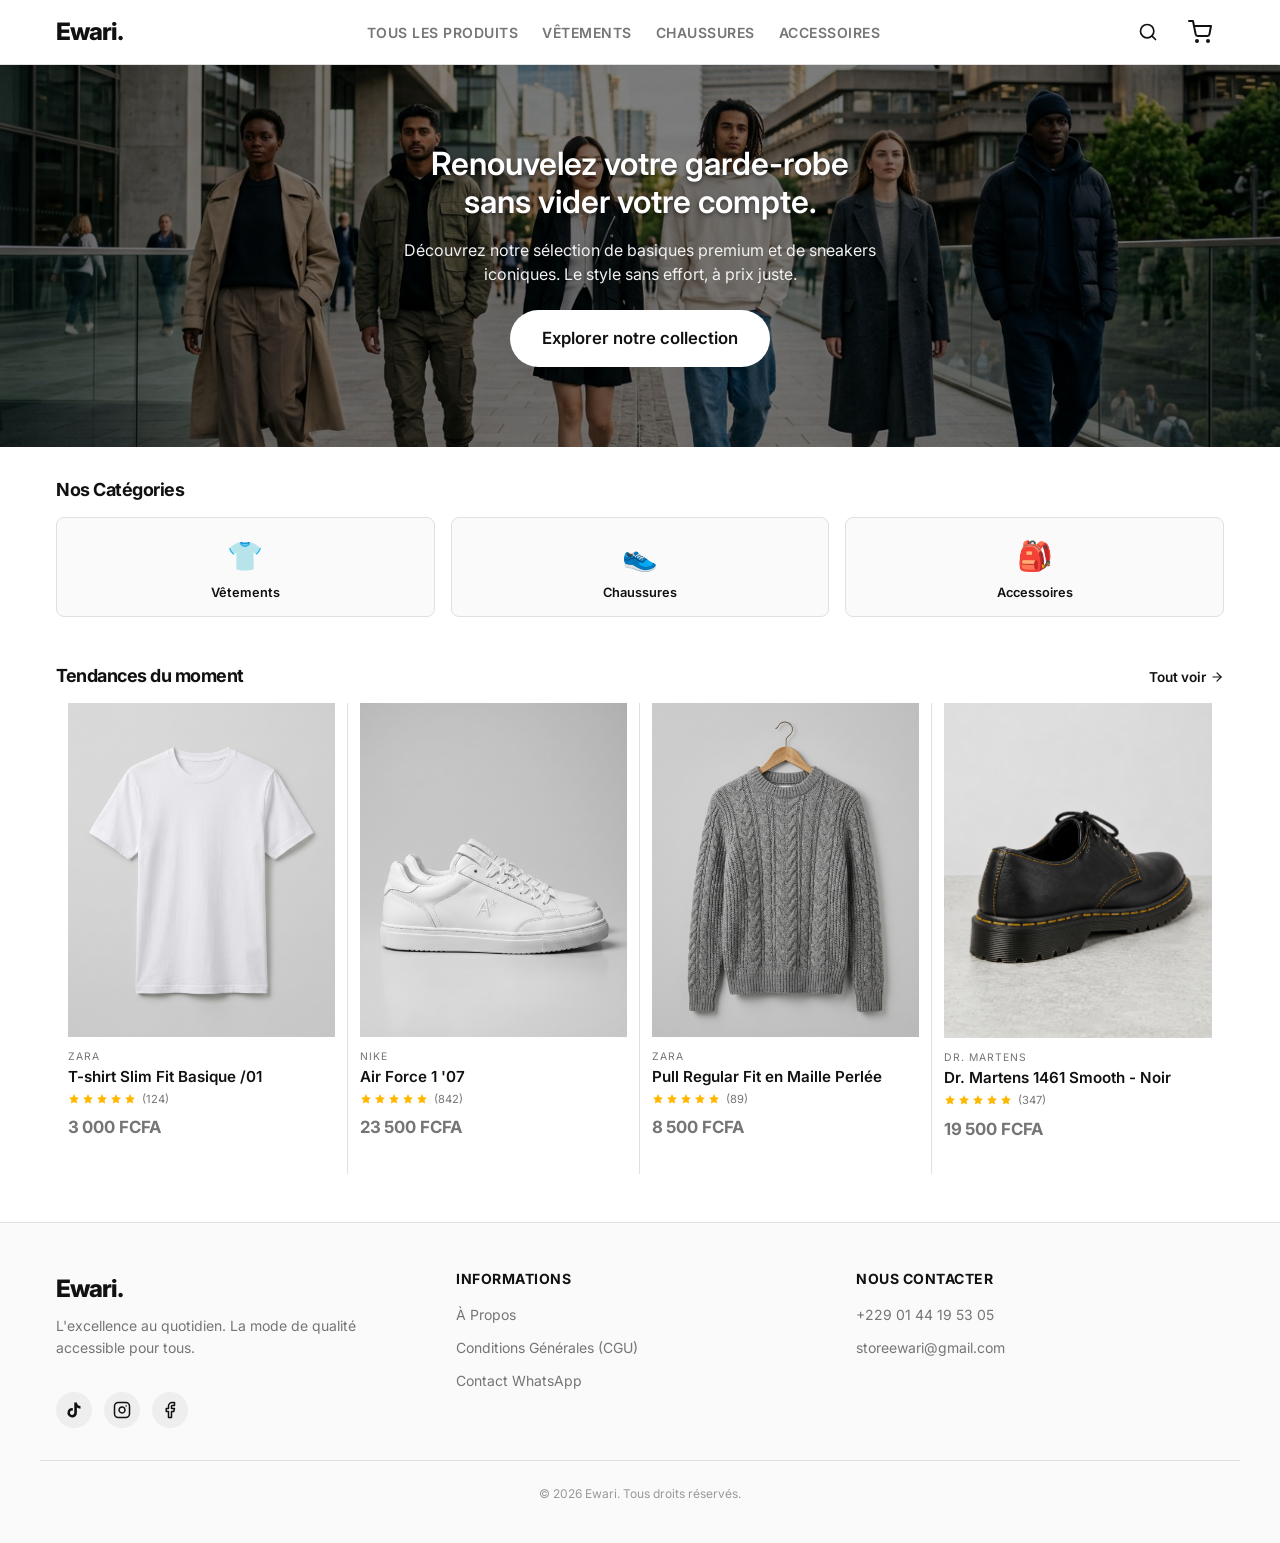
<file: index.html>
<!DOCTYPE html>
<html lang="fr">
<head>
    <meta charset="UTF-8">
    <meta name="viewport" content="width=device-width, initial-scale=1.0">
    <title>Ewari | Mode & Sneakers Premium</title>
    <link rel="stylesheet" href="css/variables.css">
    <link rel="stylesheet" href="css/base.css">
    <link rel="stylesheet" href="css/layout.css">
    <link rel="stylesheet" href="css/components.css">
</head>
<body>

    <header class="header">
        <div class="container header-container">
            <div class="header-left">
                <button class="menu-btn" aria-label="Menu">
                    <svg width="24" height="24" viewBox="0 0 24 24" fill="none" stroke="currentColor" stroke-width="2" stroke-linecap="round" stroke-linejoin="round">
                        <line x1="3" y1="12" x2="21" y2="12"></line>
                        <line x1="3" y1="6" x2="21" y2="6"></line>
                        <line x1="3" y1="18" x2="21" y2="18"></line>
                    </svg>
                </button>
                <a href="index.html" class="logo">Ewari.</a>
            </div>
            
            <nav class="nav">
                <a href="catalogue.html" class="nav-link">Tous les produits</a>
                <a href="catalogue.html?cat=vetements" class="nav-link">Vêtements</a>
                <a href="catalogue.html?cat=chaussures" class="nav-link">Chaussures</a>
                <a href="catalogue.html?cat=accessoires" class="nav-link">Accessoires</a>
            </nav>
            
            <div class="header-actions">
                <button class="icon-btn" aria-label="Rechercher">
                    <svg width="20" height="20" viewBox="0 0 24 24" fill="none" stroke="currentColor" stroke-width="2" stroke-linecap="round" stroke-linejoin="round">
                        <circle cx="11" cy="11" r="8"></circle>
                        <line x1="21" y1="21" x2="16.65" y2="16.65"></line>
                    </svg>
                </button>
                <a href="panier.html" class="icon-btn" aria-label="Voir le panier">
                    <svg width="24" height="24" viewBox="0 0 24 24" fill="none" stroke="currentColor" stroke-width="2" stroke-linecap="round" stroke-linejoin="round">
                        <circle cx="9" cy="21" r="1"></circle>
                        <circle cx="20" cy="21" r="1"></circle>
                        <path d="M1 1h4l2.68 13.39a2 2 0 0 0 2 1.61h9.72a2 2 0 0 0 2-1.61L23 6H6"></path>
                    </svg>
                    <span id="cart-count" class="cart-count">0</span>
                </a>
            </div>
        </div>
    </header>

    <main>
        <!-- HERO -->
        <section class="hero">
            <div class="container">
                <h1>Renouvelez votre garde-robe<br>sans vider votre compte.</h1>
                <p>Découvrez notre sélection de basiques premium et de sneakers iconiques. Le style sans effort, à prix juste.</p>
                <a href="catalogue.html" class="btn btn-primary hero-btn">Explorer notre collection</a>
            </div>
        </section>

        <!-- CATEGORIES -->
        <section class="container categories-section">
            <h2 class="section-title">Nos Catégories</h2>
            <div class="categories-grid">
                <a href="catalogue.html?cat=vetements" class="category-card">
                    <div class="category-icon">👕</div>
                    <h3>Vêtements</h3>
                </a>
                <a href="catalogue.html?cat=chaussures" class="category-card">
                    <div class="category-icon">👟</div>
                    <h3>Chaussures</h3>
                </a>
                <a href="catalogue.html?cat=accessoires" class="category-card">
                    <div class="category-icon">🎒</div>
                    <h3>Accessoires</h3>
                </a>
            </div>
        </section>

        <!-- TENDANCES -->
        <section class="container" style="margin-bottom: var(--space-12);">
            <div style="display: flex; justify-content: space-between; align-items: baseline; margin-bottom: var(--space-4);">
                <h2 class="section-title" style="margin-bottom: 0;">Tendances du moment</h2>
                <a href="catalogue.html" style="font-weight: 600; text-decoration: none; font-size: 0.85rem; display: flex; align-items: center; gap: 4px;">
                    Tout voir 
                    <svg width="14" height="14" viewBox="0 0 24 24" fill="none" stroke="currentColor" stroke-width="2" stroke-linecap="round" stroke-linejoin="round"><line x1="5" y1="12" x2="19" y2="12"></line><polyline points="12 5 19 12 12 19"></polyline></svg>
                </a>
            </div>
            
            <div id="home-products" class="products-grid"></div>
        </section>
    </main>

    <!-- FOOTER PROFESSIONNEL (identique sur toutes les pages) -->
    <footer class="footer">
        <div class="container footer-grid">
            <div class="footer-col">
                <div class="footer-brand">Ewari.</div>
                <p style="color: var(--color-grey-dark); font-size: var(--text-sm); line-height: 1.6;">L'excellence au quotidien. La mode de qualité accessible pour tous.</p>
                <div class="social-icons">
                    <a href="#" aria-label="TikTok"><svg width="18" height="18" viewBox="0 0 24 24" fill="currentColor"><path d="M19.59 6.69a4.83 4.83 0 0 1-3.77-4.25V2h-3.45v13.67a2.89 2.89 0 0 1-5.2 1.74 2.89 2.89 0 0 1 2.31-4.64 2.93 2.93 0 0 1 .88.13V9.4a6.84 6.84 0 0 0-1-.05A6.33 6.33 0 0 0 5 20.1a6.34 6.34 0 0 0 10.86-4.43v-7a8.16 8.16 0 0 0 4.77 1.52v-3.4a4.85 4.85 0 0 1-1-.1z"/></svg></a>
                    <a href="#" aria-label="Instagram"><svg width="18" height="18" viewBox="0 0 24 24" fill="none" stroke="currentColor" stroke-width="2" stroke-linecap="round" stroke-linejoin="round"><rect x="2" y="2" width="20" height="20" rx="5" ry="5"></rect><path d="M16 11.37A4 4 0 1 1 12.63 8 4 4 0 0 1 16 11.37z"></path><line x1="17.5" y1="6.5" x2="17.51" y2="6.5"></line></svg></a>
                    <a href="#" aria-label="Facebook"><svg width="18" height="18" viewBox="0 0 24 24" fill="none" stroke="currentColor" stroke-width="2" stroke-linecap="round" stroke-linejoin="round"><path d="M18 2h-3a5 5 0 0 0-5 5v3H7v4h3v8h4v-8h3l1-4h-4V7a1 1 0 0 1 1-1h3z"></path></svg></a>
                </div>
            </div>
            
            <div class="footer-col">
                <h3>Informations</h3>
                <ul class="footer-links">
                    <li><a href="#">À Propos</a></li>
                    <li><a href="#">Conditions Générales (CGU)</a></li>
                    <li><a href="#">Contact WhatsApp</a></li>
                </ul>
            </div>
            
            <div class="footer-col">
                <h3>Nous Contacter</h3>
                <ul class="footer-contact">
                    <li><a href="tel:+2290151693339">+229 01 44 19 53 05</a></li>
                    <li><a href="mailto:storeewari@gmail.com">storeewari@gmail.com</a></li>
                </ul>
            </div>
        </div>
        <div class="container" style="text-align: center; border-top: 1px solid var(--color-grey-medium); margin-top: var(--space-8); padding-top: var(--space-6);">
            <p style="font-size: var(--text-xs); color: #999;">© 2026 Ewari. Tous droits réservés.</p>
        </div>
    </footer>

    <script src="js/data.js"></script>
    <script src="js/app.js"></script>
</body>
</html>
</file>
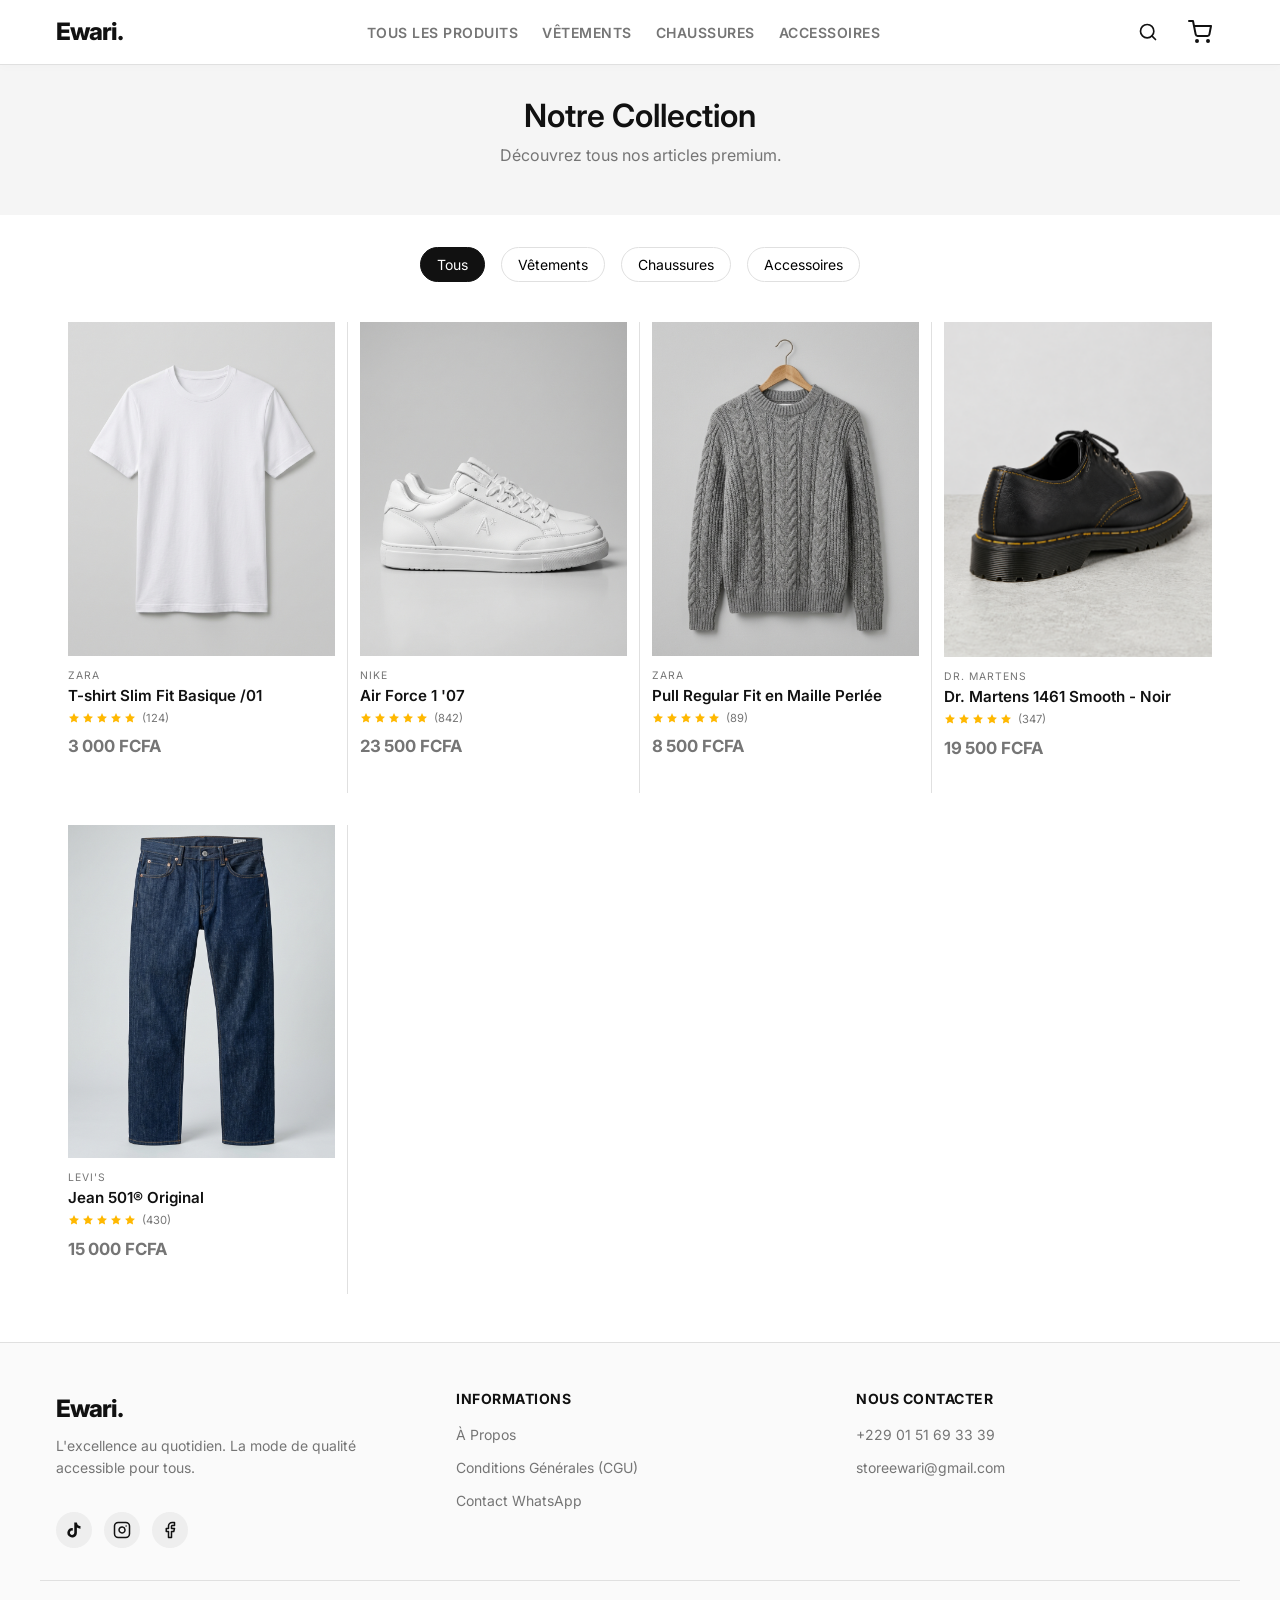
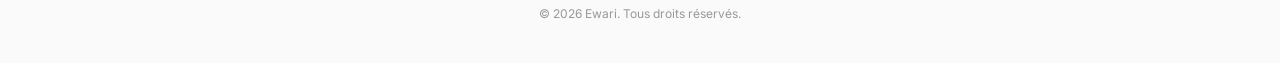
<file: catalogue.html>
<!DOCTYPE html>
<html lang="fr">
<head>
    <meta charset="UTF-8">
    <meta name="viewport" content="width=device-width, initial-scale=1.0">
    <title>Catalogue | Ewari</title>
    <link rel="stylesheet" href="css/variables.css">
    <link rel="stylesheet" href="css/base.css">
    <link rel="stylesheet" href="css/layout.css">
    <link rel="stylesheet" href="css/components.css">
    <style>
        .page-header {
            padding: var(--space-8) 0;
            text-align: center;
            background-color: var(--color-grey-light);
            margin-bottom: var(--space-8);
        }
        .page-title {
            font-size: var(--text-xxl);
            margin-bottom: var(--space-2);
        }
        .filters {
            display: flex;
            gap: var(--space-4);
            justify-content: center;
            margin-bottom: var(--space-8);
            overflow-x: auto;
            padding-bottom: var(--space-2);
            -webkit-overflow-scrolling: touch;
        }
        .filter-btn {
            padding: var(--space-2) var(--space-4);
            border: 1px solid var(--color-grey-medium);
            border-radius: 20px;
            background: transparent;
            font-size: var(--text-sm);
            white-space: nowrap;
            cursor: pointer;
        }
        .filter-btn.active {
            background-color: var(--color-black);
            color: var(--color-white);
            border-color: var(--color-black);
        }
    </style>
</head>
<body>

    <header class="header">
        <div class="container header-container">
            <div class="header-left">
                <button class="menu-btn" aria-label="Menu">
                    <svg width="24" height="24" viewBox="0 0 24 24" fill="none" stroke="currentColor" stroke-width="2" stroke-linecap="round" stroke-linejoin="round">
                        <line x1="3" y1="12" x2="21" y2="12"></line><line x1="3" y1="6" x2="21" y2="6"></line><line x1="3" y1="18" x2="21" y2="18"></line>
                    </svg>
                </button>
                <a href="index.html" class="logo">Ewari.</a>
            </div>
            
            <nav class="nav">
                <a href="catalogue.html" class="nav-link">Tous les produits</a>
                <a href="catalogue.html?cat=vetements" class="nav-link">Vêtements</a>
                <a href="catalogue.html?cat=chaussures" class="nav-link">Chaussures</a>
                <a href="catalogue.html?cat=accessoires" class="nav-link">Accessoires</a>
            </nav>
            
            <div class="header-actions">
                <button class="icon-btn" aria-label="Rechercher">
                    <svg width="20" height="20" viewBox="0 0 24 24" fill="none" stroke="currentColor" stroke-width="2" stroke-linecap="round" stroke-linejoin="round">
                        <circle cx="11" cy="11" r="8"></circle><line x1="21" y1="21" x2="16.65" y2="16.65"></line>
                    </svg>
                </button>
                <a href="panier.html" class="icon-btn" aria-label="Voir le panier">
                    <svg width="24" height="24" viewBox="0 0 24 24" fill="none" stroke="currentColor" stroke-width="2" stroke-linecap="round" stroke-linejoin="round">
                        <circle cx="9" cy="21" r="1"></circle><circle cx="20" cy="21" r="1"></circle><path d="M1 1h4l2.68 13.39a2 2 0 0 0 2 1.61h9.72a2 2 0 0 0 2-1.61L23 6H6"></path>
                    </svg>
                    <span id="cart-count" class="cart-count">0</span>
                </a>
            </div>
        </div>
    </header>

    <main>
        <div class="page-header">
            <div class="container">
                <h1 class="page-title">Notre Collection</h1>
                <p>Découvrez tous nos articles premium.</p>
            </div>
        </div>

        <div class="container">
            <div class="filters">
                <button class="filter-btn active" data-cat="all">Tous</button>
                <button class="filter-btn" data-cat="vetements">Vêtements</button>
                <button class="filter-btn" data-cat="chaussures">Chaussures</button>
                <button class="filter-btn" data-cat="accessoires">Accessoires</button>
            </div>
            
            <div id="catalog-products" class="products-grid">
                <!-- Généré par JS -->
            </div>
        </div>
    </main>

    <footer class="footer">
        <div class="container footer-grid">
            <div class="footer-col">
                <div class="footer-brand">Ewari.</div>
                <p style="color: var(--color-grey-dark); font-size: var(--text-sm); line-height: 1.6;">L'excellence au quotidien. La mode de qualité accessible pour tous.</p>
                <div class="social-icons">
                    <a href="#" aria-label="TikTok"><svg width="18" height="18" viewBox="0 0 24 24" fill="currentColor"><path d="M19.59 6.69a4.83 4.83 0 0 1-3.77-4.25V2h-3.45v13.67a2.89 2.89 0 0 1-5.2 1.74 2.89 2.89 0 0 1 2.31-4.64 2.93 2.93 0 0 1 .88.13V9.4a6.84 6.84 0 0 0-1-.05A6.33 6.33 0 0 0 5 20.1a6.34 6.34 0 0 0 10.86-4.43v-7a8.16 8.16 0 0 0 4.77 1.52v-3.4a4.85 4.85 0 0 1-1-.1z"/></svg></a>
                    <a href="#" aria-label="Instagram"><svg width="18" height="18" viewBox="0 0 24 24" fill="none" stroke="currentColor" stroke-width="2" stroke-linecap="round" stroke-linejoin="round"><rect x="2" y="2" width="20" height="20" rx="5" ry="5"></rect><path d="M16 11.37A4 4 0 1 1 12.63 8 4 4 0 0 1 16 11.37z"></path><line x1="17.5" y1="6.5" x2="17.51" y2="6.5"></line></svg></a>
                    <a href="#" aria-label="Facebook"><svg width="18" height="18" viewBox="0 0 24 24" fill="none" stroke="currentColor" stroke-width="2" stroke-linecap="round" stroke-linejoin="round"><path d="M18 2h-3a5 5 0 0 0-5 5v3H7v4h3v8h4v-8h3l1-4h-4V7a1 1 0 0 1 1-1h3z"></path></svg></a>
                </div>
            </div>
            <div class="footer-col">
                <h3>Informations</h3>
                <ul class="footer-links">
                    <li><a href="#">À Propos</a></li>
                    <li><a href="#">Conditions Générales (CGU)</a></li>
                    <li><a href="#">Contact WhatsApp</a></li>
                </ul>
            </div>
            <div class="footer-col">
                <h3>Nous Contacter</h3>
                <ul class="footer-contact">
                    <li><a href="tel:+2290151693339">+229 01 51 69 33 39</a></li>
                    <li><a href="mailto:storeewari@gmail.com">storeewari@gmail.com</a></li>
                </ul>
            </div>
        </div>
        <div class="container" style="text-align: center; border-top: 1px solid var(--color-grey-medium); margin-top: var(--space-8); padding-top: var(--space-6);">
            <p style="font-size: var(--text-xs); color: #999;">© 2026 Ewari. Tous droits réservés.</p>
        </div>
    </footer>

    <script src="js/data.js"></script>
    <script src="js/app.js"></script>
    <script>
        document.addEventListener('DOMContentLoaded', () => {
            const urlParams = new URLSearchParams(window.location.search);
            const cat = urlParams.get('cat');

            const filterBtns = document.querySelectorAll('.filter-btn');
            filterBtns.forEach(btn => btn.classList.remove('active'));
            
            if (cat) {
                const activeBtn = Array.from(filterBtns).find(btn => btn.dataset.cat === cat);
                if(activeBtn) activeBtn.classList.add('active');
                
                document.querySelectorAll('.nav-link').forEach(link => {
                    link.classList.remove('active');
                    if(link.getAttribute('href').includes(cat)) link.classList.add('active');
                });
            } else {
                document.querySelector('.filter-btn[data-cat="all"]').classList.add('active');
            }

            const container = document.getElementById('catalog-products');
            let displayProducts = products;
            
            if (cat) {
                // Utilisation de normalize pour gérer les accents comme "Vêtements"
                displayProducts = displayProducts.filter(p => {
                    const pCat = p.category.toLowerCase().normalize("NFD").replace(/[\u0300-\u036f]/g, "");
                    const qCat = cat.toLowerCase().normalize("NFD").replace(/[\u0300-\u036f]/g, "");
                    return pCat === qCat;
                });
            }
            
            let html = '';
            if (displayProducts.length > 0) {
                displayProducts.forEach(product => {
                    html += createProductCard(product);
                });
            } else {
                html = '<div style="grid-column: 1/-1; text-align:center; padding: 4rem 0;"><p style="font-size:1.1rem; color:var(--color-grey-dark);">Aucun produit disponible dans cette catégorie pour le moment.</p></div>';
            }
            container.innerHTML = html;
            
            filterBtns.forEach(btn => {
                btn.addEventListener('click', () => {
                    const c = btn.dataset.cat;
                    if(c === 'all') window.location.href = 'catalogue.html';
                    else window.location.href = 'catalogue.html?cat=' + c;
                });
            });
        });
    </script>
</body>
</html>
</file>
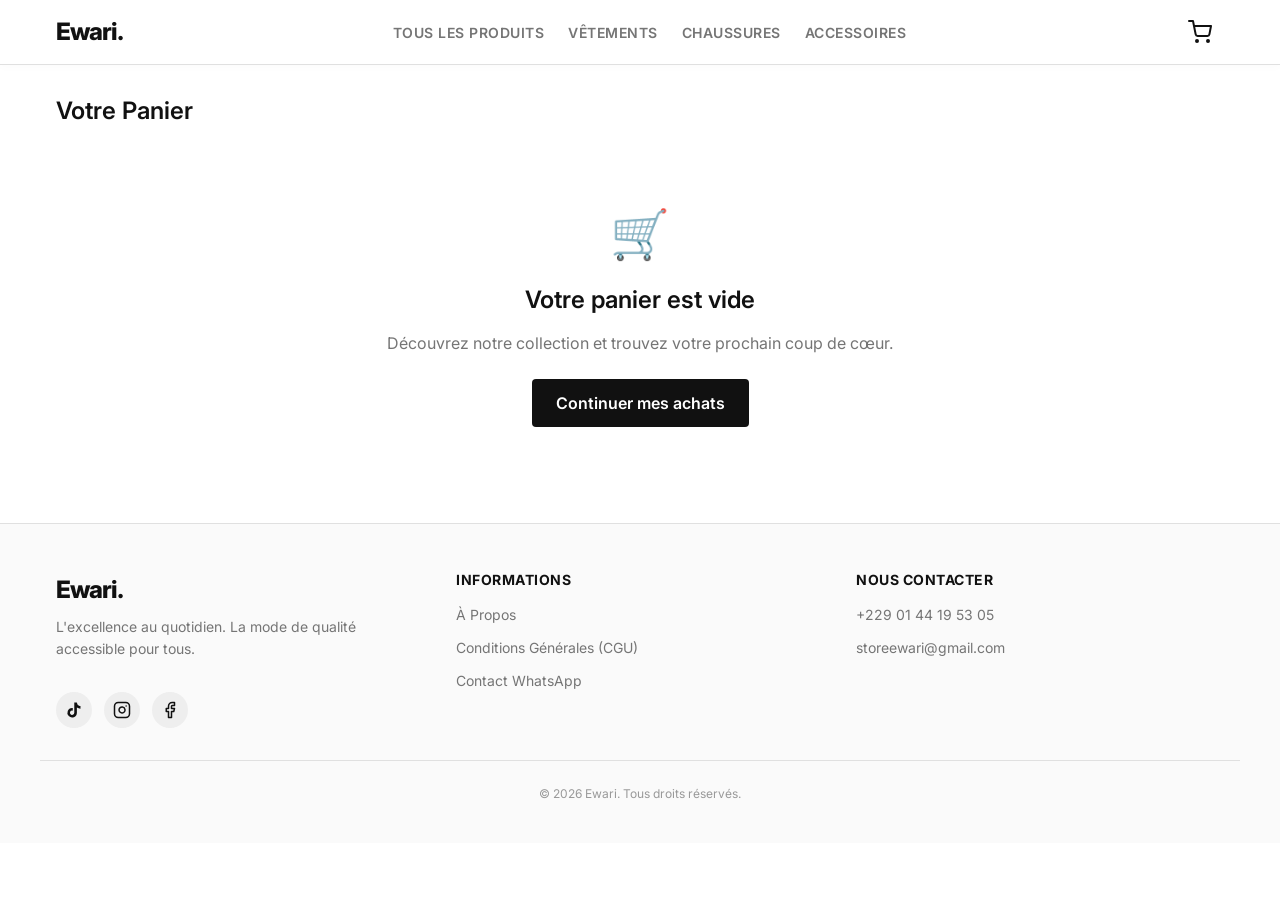
<file: commande.html>
<!DOCTYPE html>
<html lang="fr">
<head>
    <meta charset="UTF-8">
    <meta name="viewport" content="width=device-width, initial-scale=1.0">
    <title>Paiement sécurisé | Ewari</title>
    <link rel="stylesheet" href="css/variables.css">
    <link rel="stylesheet" href="css/base.css">
    <link rel="stylesheet" href="css/layout.css">
    <link rel="stylesheet" href="css/components.css">
    <style>
        .checkout-layout { display: flex; flex-direction: column-reverse; gap: var(--space-8); margin: var(--space-8) 0 var(--space-12); }
        @media (min-width: 1024px) { .checkout-layout { flex-direction: row; align-items: flex-start; } .checkout-form-section { flex: 2; } .checkout-summary-section { flex: 1; position: sticky; top: 80px; } }
        .form-group { margin-bottom: var(--space-4); }
        .form-group label { display: block; margin-bottom: var(--space-2); font-weight: 500; font-size: var(--text-sm); }
        .form-control { width: 100%; padding: var(--space-3); border: 1px solid var(--color-grey-medium); border-radius: var(--radius-sm); font-size: var(--text-base); transition: border-color 0.2s; }
        .form-control:focus { outline: none; border-color: var(--color-black); }
        .section-title { font-size: var(--text-xl); margin-bottom: var(--space-6); padding-bottom: var(--space-2); border-bottom: 1px solid var(--color-grey-medium); }
        .mini-summary { background-color: var(--color-grey-light); padding: var(--space-6); border-radius: var(--radius-md); }
        .summary-row { display: flex; justify-content: space-between; margin-bottom: var(--space-3); font-size: var(--text-base); }
        .summary-row.total { font-weight: 700; font-size: var(--text-lg); border-top: 1px solid var(--color-grey-medium); padding-top: var(--space-4); margin-top: var(--space-4); }
    </style>
</head>
<body>

    <header class="header">
        <div class="container header-container" style="justify-content: center;">
            <a href="index.html" class="logo">Ewari.</a>
        </div>
    </header>

    <main class="container">
        <div class="checkout-layout">
            <div class="checkout-form-section">
                <h1 class="section-title">Informations de livraison</h1>
                
                <form id="checkout-form">
                    <div class="form-group">
                        <label for="fullname">Nom complet *</label>
                        <input type="text" id="fullname" class="form-control" required placeholder="Ex: Jean Dupont">
                    </div>
                    <div class="form-group">
                        <label for="phone">Numéro de téléphone *</label>
                        <input type="tel" id="phone" class="form-control" required placeholder="Ex: +229 XX XX XX XX">
                    </div>
                    <div class="form-group">
                        <label for="address">Adresse de livraison *</label>
                        <input type="text" id="address" class="form-control" required placeholder="Numéro de rue, quartier...">
                    </div>

                    <h2 class="section-title" style="margin-top: var(--space-8);">Paiement</h2>

                    <button type="submit" class="btn btn-primary" style="width: 100%;">Confirmer la commande</button>
                </form>
            </div>

            <div class="checkout-summary-section">
                <div class="mini-summary">
                    <h2 style="font-size: var(--text-lg); margin-bottom: var(--space-4);">Votre commande</h2>
                    <div id="checkout-items-preview" style="margin-bottom: var(--space-4); border-bottom: 1px solid var(--color-grey-medium); padding-bottom: var(--space-4);"></div>
                    <div class="summary-row">
                        <span>Sous-total</span>
                        <span id="checkout-subtotal">0 FCFA</span>
                    </div>
                    <div class="summary-row">
                        <span>Livraison</span>
                        <span>1 500 FCFA</span>
                    </div>
                    <div class="summary-row total">
                        <span>Total à payer</span>
                        <span id="checkout-total">0 FCFA</span>
                    </div>
                </div>
            </div>
        </div>
    </main>

    <footer class="footer">
        <div class="container footer-grid">
            <div class="footer-col">
                <div class="footer-brand">Ewari.</div>
                <p style="color: var(--color-grey-dark); font-size: var(--text-sm); line-height: 1.6;">L'excellence au quotidien. La mode de qualité accessible pour tous.</p>
                <div class="social-icons">
                    <a href="#" aria-label="TikTok"><svg width="18" height="18" viewBox="0 0 24 24" fill="currentColor"><path d="M19.59 6.69a4.83 4.83 0 0 1-3.77-4.25V2h-3.45v13.67a2.89 2.89 0 0 1-5.2 1.74 2.89 2.89 0 0 1 2.31-4.64 2.93 2.93 0 0 1 .88.13V9.4a6.84 6.84 0 0 0-1-.05A6.33 6.33 0 0 0 5 20.1a6.34 6.34 0 0 0 10.86-4.43v-7a8.16 8.16 0 0 0 4.77 1.52v-3.4a4.85 4.85 0 0 1-1-.1z"/></svg></a>
                    <a href="#" aria-label="Instagram"><svg width="18" height="18" viewBox="0 0 24 24" fill="none" stroke="currentColor" stroke-width="2" stroke-linecap="round" stroke-linejoin="round"><rect x="2" y="2" width="20" height="20" rx="5" ry="5"></rect><path d="M16 11.37A4 4 0 1 1 12.63 8 4 4 0 0 1 16 11.37z"></path><line x1="17.5" y1="6.5" x2="17.51" y2="6.5"></line></svg></a>
                    <a href="#" aria-label="Facebook"><svg width="18" height="18" viewBox="0 0 24 24" fill="none" stroke="currentColor" stroke-width="2" stroke-linecap="round" stroke-linejoin="round"><path d="M18 2h-3a5 5 0 0 0-5 5v3H7v4h3v8h4v-8h3l1-4h-4V7a1 1 0 0 1 1-1h3z"></path></svg></a>
                </div>
            </div>
            <div class="footer-col">
                <h3>Informations</h3>
                <ul class="footer-links">
                    <li><a href="#">À Propos</a></li>
                    <li><a href="#">Conditions Générales (CGU)</a></li>
                    <li><a href="#">Contact WhatsApp</a></li>
                </ul>
            </div>
            <div class="footer-col">
                <h3>Nous Contacter</h3>
                <ul class="footer-contact">
                    <li><a href="tel:+2290151693339">+229 01 44 19 53 05</a></li>
                    <li><a href="mailto:storeewari@gmail.com">storeewari@gmail.com</a></li>
                </ul>
            </div>
        </div>
        <div class="container" style="text-align: center; border-top: 1px solid var(--color-grey-medium); margin-top: var(--space-8); padding-top: var(--space-6);">
            <p style="font-size: var(--text-xs); color: #999;">© 2026 Ewari. Tous droits réservés.</p>
        </div>
    </footer>

    <script src="js/data.js"></script>
    <script src="js/checkout.js"></script>
</body>
</html>
</file>
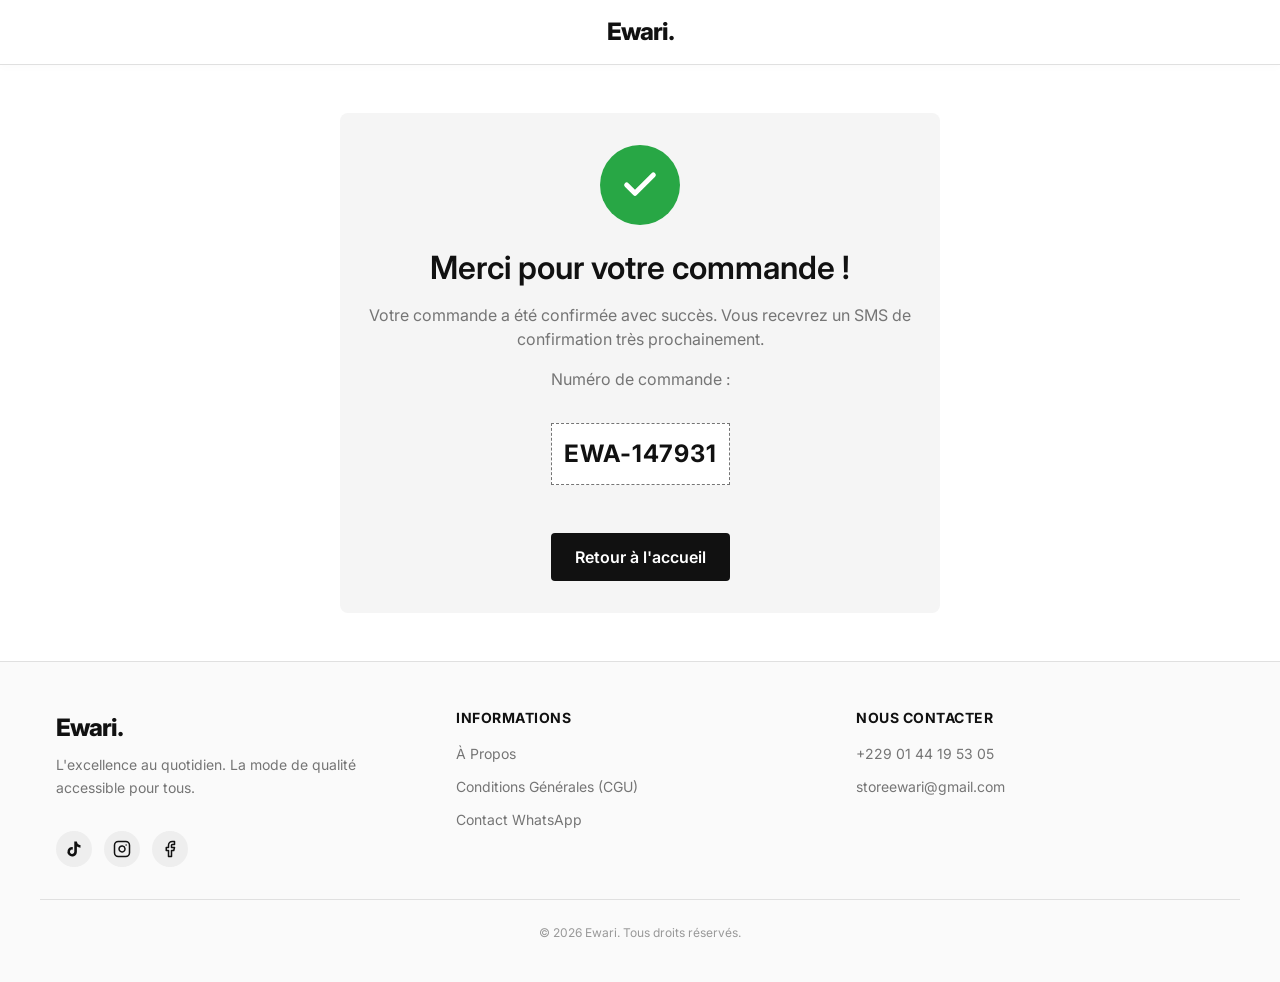
<file: confirmation.html>
<!DOCTYPE html>
<html lang="fr">
<head>
    <meta charset="UTF-8">
    <meta name="viewport" content="width=device-width, initial-scale=1.0">
    <title>Commande confirmée | Ewari</title>
    <link rel="stylesheet" href="css/variables.css">
    <link rel="stylesheet" href="css/base.css">
    <link rel="stylesheet" href="css/layout.css">
    <link rel="stylesheet" href="css/components.css">
    <style>
        .confirmation-container { max-width: 600px; margin: var(--space-12) auto; text-align: center; padding: var(--space-8) var(--space-4); background-color: var(--color-grey-light); border-radius: var(--radius-md); }
        .success-icon { width: 80px; height: 80px; background-color: var(--color-success); color: var(--color-white); border-radius: 50%; display: inline-flex; align-items: center; justify-content: center; margin-bottom: var(--space-6); }
        .order-number { font-size: var(--text-xl); font-weight: 700; letter-spacing: 1px; margin: var(--space-4) 0; padding: var(--space-3); background-color: var(--color-white); border: 1px dashed var(--color-grey-dark); display: inline-block; }
    </style>
</head>
<body>

    <header class="header">
        <div class="container header-container" style="justify-content: center;">
            <a href="index.html" class="logo">Ewari.</a>
        </div>
    </header>

    <main class="container">
        <div class="confirmation-container">
            <div class="success-icon">
                <svg width="40" height="40" viewBox="0 0 24 24" fill="none" stroke="currentColor" stroke-width="3" stroke-linecap="round" stroke-linejoin="round"><polyline points="20 6 9 17 4 12"></polyline></svg>
            </div>
            
            <h1>Merci pour votre commande !</h1>
            <p>Votre commande a été confirmée avec succès. Vous recevrez un SMS de confirmation très prochainement.</p>
            
            <p style="margin-top: var(--space-4);">Numéro de commande :</p>
            <div id="order-number" class="order-number">EWA-XXXXXX</div>
            
            <div style="margin-top: var(--space-8);">
                <a href="index.html" class="btn btn-primary">Retour à l'accueil</a>
            </div>
        </div>
    </main>

    <footer class="footer">
        <div class="container footer-grid">
            <div class="footer-col">
                <div class="footer-brand">Ewari.</div>
                <p style="color: var(--color-grey-dark); font-size: var(--text-sm); line-height: 1.6;">L'excellence au quotidien. La mode de qualité accessible pour tous.</p>
                <div class="social-icons">
                    <a href="#" aria-label="TikTok"><svg width="18" height="18" viewBox="0 0 24 24" fill="currentColor"><path d="M19.59 6.69a4.83 4.83 0 0 1-3.77-4.25V2h-3.45v13.67a2.89 2.89 0 0 1-5.2 1.74 2.89 2.89 0 0 1 2.31-4.64 2.93 2.93 0 0 1 .88.13V9.4a6.84 6.84 0 0 0-1-.05A6.33 6.33 0 0 0 5 20.1a6.34 6.34 0 0 0 10.86-4.43v-7a8.16 8.16 0 0 0 4.77 1.52v-3.4a4.85 4.85 0 0 1-1-.1z"/></svg></a>
                    <a href="#" aria-label="Instagram"><svg width="18" height="18" viewBox="0 0 24 24" fill="none" stroke="currentColor" stroke-width="2" stroke-linecap="round" stroke-linejoin="round"><rect x="2" y="2" width="20" height="20" rx="5" ry="5"></rect><path d="M16 11.37A4 4 0 1 1 12.63 8 4 4 0 0 1 16 11.37z"></path><line x1="17.5" y1="6.5" x2="17.51" y2="6.5"></line></svg></a>
                    <a href="#" aria-label="Facebook"><svg width="18" height="18" viewBox="0 0 24 24" fill="none" stroke="currentColor" stroke-width="2" stroke-linecap="round" stroke-linejoin="round"><path d="M18 2h-3a5 5 0 0 0-5 5v3H7v4h3v8h4v-8h3l1-4h-4V7a1 1 0 0 1 1-1h3z"></path></svg></a>
                </div>
            </div>
            <div class="footer-col">
                <h3>Informations</h3>
                <ul class="footer-links">
                    <li><a href="#">À Propos</a></li>
                    <li><a href="#">Conditions Générales (CGU)</a></li>
                    <li><a href="#">Contact WhatsApp</a></li>
                </ul>
            </div>
            <div class="footer-col">
                <h3>Nous Contacter</h3>
                <ul class="footer-contact">
                    <li><a href="tel:+2290151693339">+229 01 44 19 53 05</a></li>
                    <li><a href="mailto:storeewari@gmail.com">storeewari@gmail.com</a></li>
                </ul>
            </div>
        </div>
        <div class="container" style="text-align: center; border-top: 1px solid var(--color-grey-medium); margin-top: var(--space-8); padding-top: var(--space-6);">
            <p style="font-size: var(--text-xs); color: #999;">© 2026 Ewari. Tous droits réservés.</p>
        </div>
    </footer>

    <script>
        document.addEventListener('DOMContentLoaded', () => {
            const urlParams = new URLSearchParams(window.location.search);
            let orderId = urlParams.get('ref');
            if (!orderId) orderId = 'EWA-' + Math.floor(Math.random() * 1000000);
            document.getElementById('order-number').textContent = orderId;
        });
    </script>
</body>
</html>
</file>
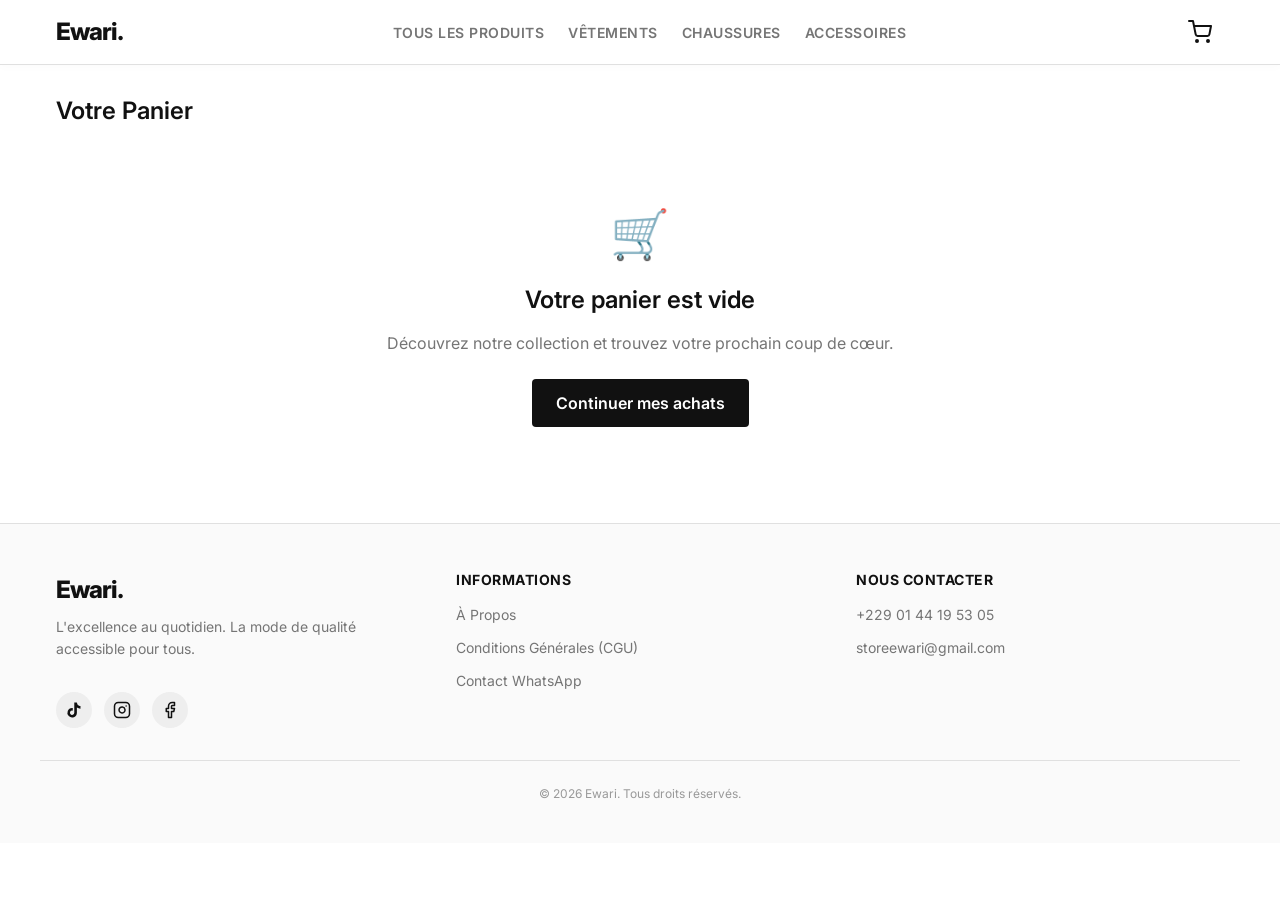
<file: panier.html>
<!DOCTYPE html>
<html lang="fr">
<head>
    <meta charset="UTF-8">
    <meta name="viewport" content="width=device-width, initial-scale=1.0">
    <title>Votre Panier | Ewari</title>
    <link rel="stylesheet" href="css/variables.css">
    <link rel="stylesheet" href="css/base.css">
    <link rel="stylesheet" href="css/layout.css">
    <link rel="stylesheet" href="css/components.css">
</head>
<body>

    <header class="header">
        <div class="container header-container">
            <div class="header-left">
                <button class="menu-btn" aria-label="Menu">
                    <svg width="24" height="24" viewBox="0 0 24 24" fill="none" stroke="currentColor" stroke-width="2" stroke-linecap="round" stroke-linejoin="round"><line x1="3" y1="12" x2="21" y2="12"></line><line x1="3" y1="6" x2="21" y2="6"></line><line x1="3" y1="18" x2="21" y2="18"></line></svg>
                </button>
                <a href="index.html" class="logo">Ewari.</a>
            </div>
            
            <nav class="nav">
                <a href="catalogue.html" class="nav-link">Tous les produits</a>
                <a href="catalogue.html?cat=vetements" class="nav-link">Vêtements</a>
                <a href="catalogue.html?cat=chaussures" class="nav-link">Chaussures</a>
                <a href="catalogue.html?cat=accessoires" class="nav-link">Accessoires</a>
            </nav>
            
            <div class="header-actions">
                <a href="panier.html" class="icon-btn" aria-label="Voir le panier">
                    <svg width="24" height="24" viewBox="0 0 24 24" fill="none" stroke="currentColor" stroke-width="2" stroke-linecap="round" stroke-linejoin="round"><circle cx="9" cy="21" r="1"></circle><circle cx="20" cy="21" r="1"></circle><path d="M1 1h4l2.68 13.39a2 2 0 0 0 2 1.61h9.72a2 2 0 0 0 2-1.61L23 6H6"></path></svg>
                    <span id="cart-count" class="cart-count">0</span>
                </a>
            </div>
        </div>
    </header>

    <main class="container" style="margin-top: var(--space-8); margin-bottom: var(--space-12);">
        <h1 style="font-size: var(--text-xl); margin-bottom: var(--space-6);">Votre Panier</h1>

        <div id="cart-empty" style="display: none; text-align: center; padding: var(--space-12) 0;">
            <div style="font-size: 3rem; margin-bottom: var(--space-4);">🛒</div>
            <h2 style="margin-bottom: var(--space-4);">Votre panier est vide</h2>
            <p style="color: var(--color-grey-dark); margin-bottom: var(--space-6);">Découvrez notre collection et trouvez votre prochain coup de cœur.</p>
            <a href="catalogue.html" class="btn btn-primary">Continuer mes achats</a>
        </div>

        <div id="cart-content" class="cart-layout">
            <div class="cart-items" id="cart-items-container">
                <!-- Généré par JS -->
            </div>

            <div class="cart-summary">
                <h2 style="font-size: var(--text-lg); margin-bottom: var(--space-4);">Résumé</h2>
                
                <div class="summary-row">
                    <span>Sous-total</span>
                    <span id="cart-subtotal">0 FCFA</span>
                </div>
                
                <div class="summary-row">
                    <span>Livraison estimée</span>
                    <span>1 500 FCFA</span>
                </div>
                
                <div class="summary-row total">
                    <span>Total</span>
                    <span id="cart-total">0 FCFA</span>
                </div>
                
                <a href="commande.html" class="btn btn-primary" style="width: 100%; margin-top: var(--space-4);">Procéder au paiement</a>
                
                <!-- Badges de réassurance dans le panier -->
                <div class="trust-badges" style="margin-top: 20px;">
                    <div class="trust-badge">
                        <svg viewBox="0 0 24 24" fill="none" stroke="currentColor" stroke-width="2" stroke-linecap="round" stroke-linejoin="round"><rect x="3" y="11" width="18" height="11" rx="2" ry="2"></rect><path d="M7 11V7a5 5 0 0 1 10 0v4"></path></svg>
                        <span>Paiement<br>Sécurisé</span>
                    </div>
                    <div class="trust-badge">
                        <svg viewBox="0 0 24 24" fill="none" stroke="currentColor" stroke-width="2" stroke-linecap="round" stroke-linejoin="round"><path d="M21.5 2v6h-6M2.13 15.57a9 9 0 1 0 3.84-10.36L2 7"></path></svg>
                        <span>Retours<br>30 jours</span>
                    </div>
                </div>
            </div>
        </div>
    </main>

    <footer class="footer">
        <div class="container footer-grid">
            <div class="footer-col">
                <div class="footer-brand">Ewari.</div>
                <p style="color: var(--color-grey-dark); font-size: var(--text-sm); line-height: 1.6;">L'excellence au quotidien. La mode de qualité accessible pour tous.</p>
                <div class="social-icons">
                    <a href="#" aria-label="TikTok"><svg width="18" height="18" viewBox="0 0 24 24" fill="currentColor"><path d="M19.59 6.69a4.83 4.83 0 0 1-3.77-4.25V2h-3.45v13.67a2.89 2.89 0 0 1-5.2 1.74 2.89 2.89 0 0 1 2.31-4.64 2.93 2.93 0 0 1 .88.13V9.4a6.84 6.84 0 0 0-1-.05A6.33 6.33 0 0 0 5 20.1a6.34 6.34 0 0 0 10.86-4.43v-7a8.16 8.16 0 0 0 4.77 1.52v-3.4a4.85 4.85 0 0 1-1-.1z"/></svg></a>
                    <a href="#" aria-label="Instagram"><svg width="18" height="18" viewBox="0 0 24 24" fill="none" stroke="currentColor" stroke-width="2" stroke-linecap="round" stroke-linejoin="round"><rect x="2" y="2" width="20" height="20" rx="5" ry="5"></rect><path d="M16 11.37A4 4 0 1 1 12.63 8 4 4 0 0 1 16 11.37z"></path><line x1="17.5" y1="6.5" x2="17.51" y2="6.5"></line></svg></a>
                    <a href="#" aria-label="Facebook"><svg width="18" height="18" viewBox="0 0 24 24" fill="none" stroke="currentColor" stroke-width="2" stroke-linecap="round" stroke-linejoin="round"><path d="M18 2h-3a5 5 0 0 0-5 5v3H7v4h3v8h4v-8h3l1-4h-4V7a1 1 0 0 1 1-1h3z"></path></svg></a>
                </div>
            </div>
            <div class="footer-col">
                <h3>Informations</h3>
                <ul class="footer-links">
                    <li><a href="#">À Propos</a></li>
                    <li><a href="#">Conditions Générales (CGU)</a></li>
                    <li><a href="#">Contact WhatsApp</a></li>
                </ul>
            </div>
            <div class="footer-col">
                <h3>Nous Contacter</h3>
                <ul class="footer-contact">
                    <li><a href="tel:+2290151693339">+229 01 44 19 53 05</a></li>
                    <li><a href="mailto:storeewari@gmail.com">storeewari@gmail.com</a></li>
                </ul>
            </div>
        </div>
        <div class="container" style="text-align: center; border-top: 1px solid var(--color-grey-medium); margin-top: var(--space-8); padding-top: var(--space-6);">
            <p style="font-size: var(--text-xs); color: #999;">© 2026 Ewari. Tous droits réservés.</p>
        </div>
    </footer>

    <script src="js/data.js"></script>
    <script src="js/app.js"></script>
    <script src="js/cart.js"></script>
</body>
</html>
</file>
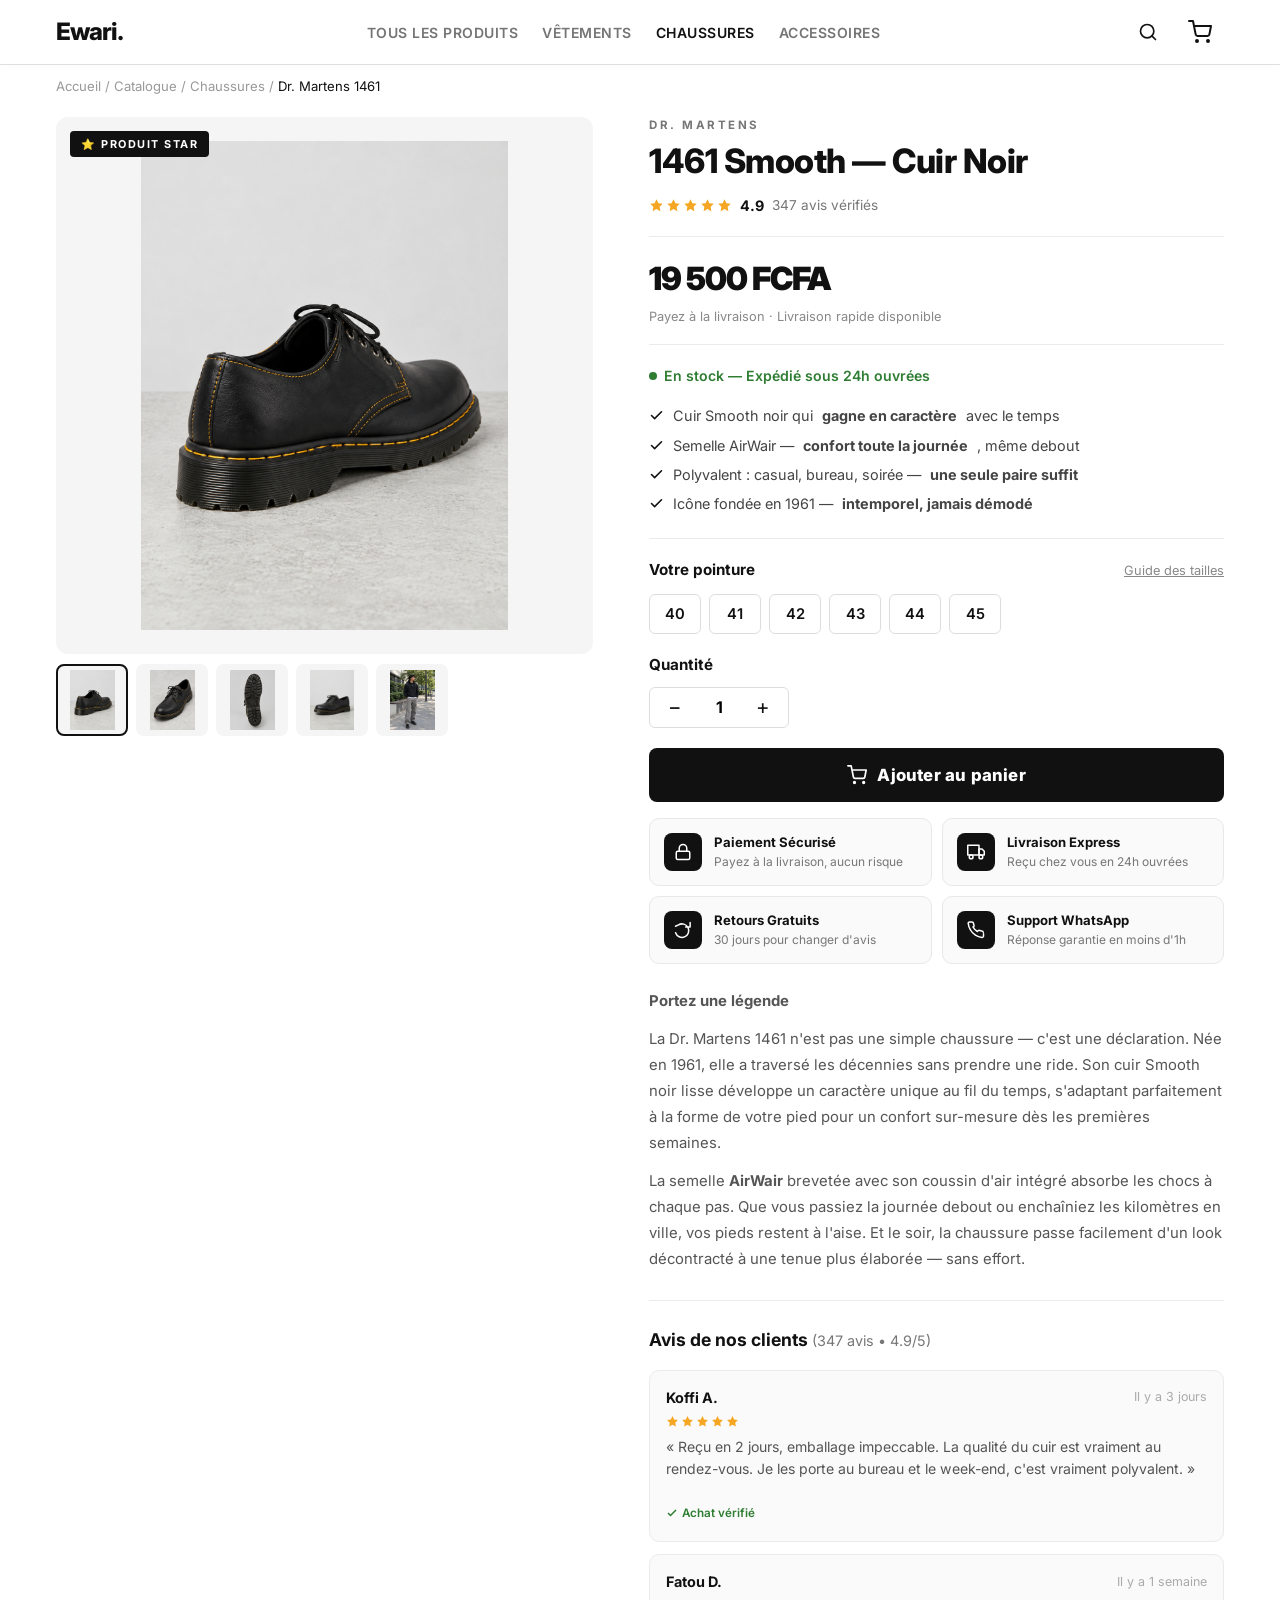
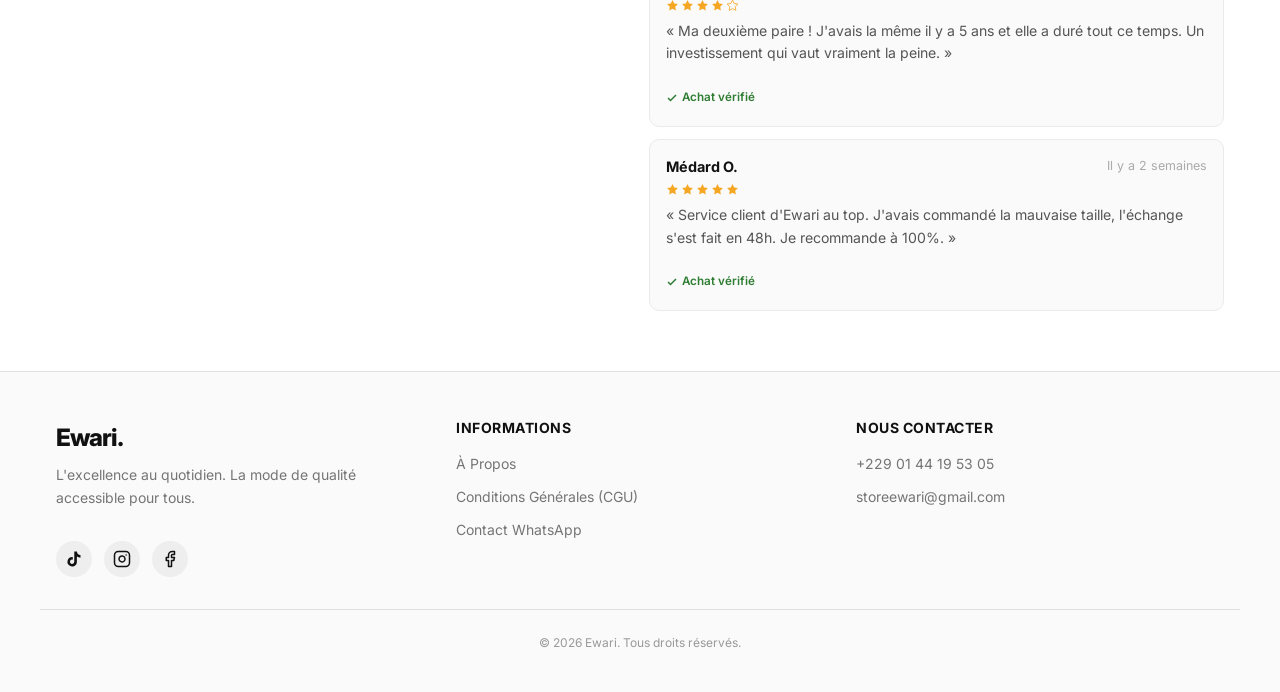
<file: produit-star.html>
<!DOCTYPE html>
<html lang="fr">
<head>
    <meta charset="UTF-8">
    <meta name="viewport" content="width=device-width, initial-scale=1.0">
    <title>Dr. Martens 1461 Smooth - Noir | Produit Star | Ewari</title>
    <link rel="stylesheet" href="css/variables.css">
    <link rel="stylesheet" href="css/base.css">
    <link rel="stylesheet" href="css/layout.css">
    <link rel="stylesheet" href="css/components.css">
    <style>
        body { background-color: #fff; }

        /* Fil d'Ariane */
        .breadcrumb { font-size: 0.82rem; color: #999; padding: 12px 0 20px; }
        .breadcrumb a { color: #999; text-decoration: none; }
        .breadcrumb a:hover { color: #111; text-decoration: underline; }
        .breadcrumb span { color: #111; }

        /* =============================================
           LAYOUT PRINCIPAL — Mobile first / 2 colonnes PC
        ============================================= */
        .star-layout {
            display: flex;
            flex-direction: column;
            gap: 32px;
            padding-bottom: 100px; /* espace pour le sticky bar mobile */
        }

        @media (min-width: 900px) {
            .star-layout {
                flex-direction: row;
                align-items: flex-start;
                gap: 56px;
                padding-bottom: 0;
            }
            .gallery-col {
                flex: 0 0 46%;
                position: sticky;
                top: 80px;
            }
            .info-col {
                flex: 1;
            }
        }

        /* =============================================
           GALERIE
        ============================================= */
        .main-img-wrapper {
            background: #f5f5f5;
            border-radius: 12px;
            overflow: hidden;
            aspect-ratio: 1 / 1;
            display: flex;
            align-items: center;
            justify-content: center;
            position: relative;
            cursor: zoom-in;
        }
        #main-star-img {
            width: 100%;
            height: 100%;
            object-fit: contain;
            padding: 24px;
            transition: opacity 0.25s ease, transform 0.12s ease;
        }

        .star-badge-img {
            position: absolute;
            top: 14px;
            left: 14px;
            background: #111;
            color: #fff;
            font-size: 0.68rem;
            font-weight: 700;
            letter-spacing: 1.5px;
            text-transform: uppercase;
            padding: 5px 11px;
            border-radius: 4px;
            z-index: 2;
        }

        .thumbs-row {
            display: flex;
            gap: 8px;
            margin-top: 10px;
            flex-wrap: wrap;
        }
        .thumb {
            width: 72px;
            height: 72px;
            border-radius: 8px;
            object-fit: contain;
            background: #f5f5f5;
            padding: 4px;
            border: 2px solid transparent;
            cursor: pointer;
            transition: border-color 0.2s;
        }
        .thumb.active { border-color: #111; }
        .thumb:hover { border-color: #bbb; }

        /* =============================================
           INFOS PRODUIT
        ============================================= */
        .prod-brand {
            font-size: 0.72rem;
            font-weight: 700;
            text-transform: uppercase;
            letter-spacing: 2.5px;
            color: #777;
            margin-bottom: 8px;
        }
        .prod-name {
            font-size: clamp(1.5rem, 3.5vw, 2.1rem);
            font-weight: 800;
            letter-spacing: -0.5px;
            line-height: 1.15;
            margin-bottom: 14px;
            color: #111;
        }

        /* Note */
        .rating-row {
            display: flex;
            align-items: center;
            gap: 8px;
            margin-bottom: 20px;
        }
        .rating-stars { display: flex; gap: 2px; }
        .rating-stars svg { width: 15px; height: 15px; color: #F5A623; }
        .rating-val { font-weight: 700; font-size: 0.9rem; color: #111; }
        .rating-count { font-size: 0.85rem; color: #777; }

        /* Prix */
        .price-row {
            display: flex;
            flex-direction: column;
            gap: 4px;
            padding: 18px 0;
            border-top: 1px solid #ebebeb;
            border-bottom: 1px solid #ebebeb;
            margin-bottom: 20px;
        }
        .price-main { font-size: 2rem; font-weight: 900; color: #111; letter-spacing: -1px; }
        .price-sub { font-size: 0.8rem; color: #888; }

        /* Stock */
        .stock-row {
            display: flex;
            align-items: center;
            gap: 7px;
            margin-bottom: 20px;
            font-size: 0.88rem;
            font-weight: 600;
            color: #2e7d32;
        }
        .stock-dot { width: 8px; height: 8px; border-radius: 50%; background: #2e7d32; flex-shrink: 0; }

        /* Bénéfices */
        .benefits-list {
            list-style: none;
            display: flex;
            flex-direction: column;
            gap: 9px;
            margin-bottom: 24px;
            padding: 0;
        }
        .benefits-list li {
            display: flex;
            align-items: flex-start;
            gap: 9px;
            font-size: 0.9rem;
            color: #444;
            line-height: 1.4;
        }
        .benefits-list li svg { width: 15px; height: 15px; color: #111; flex-shrink: 0; margin-top: 2px; }

        /* Diviseur */
        .divider { border: none; border-top: 1px solid #ebebeb; margin: 20px 0; }

        /* Sélecteur de pointure */
        .size-section { margin-bottom: 20px; }
        .size-header {
            display: flex;
            justify-content: space-between;
            align-items: center;
            margin-bottom: 12px;
        }
        .size-label { font-weight: 700; font-size: 0.95rem; color: #111; }
        .size-hint { font-size: 0.8rem; color: #888; cursor: pointer; text-decoration: underline; }
        .sizes-grid { display: flex; gap: 8px; flex-wrap: wrap; }
        .size-btn {
            border: 1.5px solid #ddd;
            background: #fff;
            min-width: 52px;
            padding: 10px 12px;
            text-align: center;
            font-size: 0.92rem;
            font-weight: 600;
            border-radius: 6px;
            cursor: pointer;
            color: #111;
            transition: all 0.17s;
        }
        .size-btn:hover { border-color: #111; }
        .size-btn.active { border-color: #111; background: #111; color: #fff; }

        /* Message d'erreur de sélection */
        .size-error {
            display: none;
            color: #c62828;
            font-size: 0.82rem;
            font-weight: 600;
            margin-top: 8px;
        }

        /* Quantité */
        .qty-section { margin-bottom: 20px; }
        .qty-label { font-weight: 700; font-size: 0.95rem; color: #111; display: block; margin-bottom: 10px; }
        .qty-control {
            display: inline-flex;
            align-items: center;
            border: 1.5px solid #ddd;
            border-radius: 6px;
            overflow: hidden;
        }
        .qty-btn-ctrl {
            background: none;
            border: none;
            padding: 9px 18px;
            font-size: 1.3rem;
            cursor: pointer;
            color: #111;
            line-height: 1;
        }
        .qty-btn-ctrl:hover { background: #f5f5f5; }
        .qty-val {
            width: 38px;
            text-align: center;
            font-weight: 700;
            font-size: 1rem;
            background: transparent;
            border: none;
        }

        /* CTA PRINCIPAL */
        .cta-btn {
            display: flex;
            align-items: center;
            justify-content: center;
            gap: 10px;
            width: 100%;
            padding: 17px 24px;
            background: #111;
            color: #fff;
            font-size: 1.05rem;
            font-weight: 800;
            letter-spacing: 0.2px;
            border: none;
            border-radius: 8px;
            cursor: pointer;
            margin-bottom: 16px;
            transition: background 0.2s, transform 0.15s;
        }
        .cta-btn:hover { background: #222; transform: translateY(-1px); box-shadow: 0 6px 18px rgba(0,0,0,0.12); }
        .cta-btn svg { width: 20px; height: 20px; }

        /* =============================================
           BADGES DE RÉASSURANCE — Design premium
        ============================================= */
        .reassurance-grid {
            display: grid;
            grid-template-columns: 1fr 1fr;
            gap: 10px;
            margin-bottom: 24px;
        }
        .reassurance-card {
            display: flex;
            align-items: flex-start;
            gap: 12px;
            padding: 14px;
            border: 1px solid #e8e8e8;
            border-radius: 10px;
            background: #fafafa;
            transition: border-color 0.2s;
        }
        .reassurance-card:hover { border-color: #bbb; }
        .reassurance-icon {
            width: 38px;
            height: 38px;
            flex-shrink: 0;
            background: #111;
            border-radius: 8px;
            display: flex;
            align-items: center;
            justify-content: center;
        }
        .reassurance-icon svg { width: 18px; height: 18px; color: #fff; }
        .reassurance-text {}
        .reassurance-title { font-size: 0.82rem; font-weight: 700; color: #111; margin-bottom: 2px; }
        .reassurance-desc { font-size: 0.75rem; color: #777; line-height: 1.35; }

        /* Description longue */
        .long-desc { margin-bottom: 28px; }
        .long-desc-title { font-size: 1rem; font-weight: 700; color: #111; margin-bottom: 10px; }
        .long-desc p { font-size: 0.93rem; line-height: 1.75; color: #555; margin-bottom: 12px; }

        /* Avis */
        .reviews-section { border-top: 1px solid #ebebeb; padding-top: 28px; }
        .reviews-title { font-size: 1.1rem; font-weight: 700; color: #111; margin-bottom: 20px; }
        .review-card {
            background: #fafafa;
            border: 1px solid #ebebeb;
            border-radius: 10px;
            padding: 16px;
            margin-bottom: 12px;
        }
        .review-top { display: flex; justify-content: space-between; align-items: center; margin-bottom: 6px; }
        .review-author { font-weight: 700; font-size: 0.9rem; color: #111; }
        .review-date { font-size: 0.78rem; color: #aaa; }
        .review-stars { display: flex; gap: 2px; margin-bottom: 8px; }
        .review-stars svg { width: 13px; height: 13px; color: #F5A623; }
        .review-stars .empty { color: #ddd; }
        .review-body { font-size: 0.88rem; color: #555; line-height: 1.6; }
        .verified { display: inline-flex; align-items: center; gap: 4px; font-size: 0.73rem; font-weight: 600; color: #2e7d32; margin-top: 8px; }

        /* =============================================
           BARRE STICKY MOBILE
        ============================================= */
        .mobile-sticky {
            position: fixed;
            bottom: 0; left: 0; width: 100%;
            background: #fff;
            border-top: 1px solid #e8e8e8;
            box-shadow: 0 -4px 20px rgba(0,0,0,0.08);
            z-index: 300;
            padding: 12px 16px;
            display: flex;
            align-items: center;
            gap: 12px;
        }
        .mobile-sticky-info {}
        .mobile-sticky-name { font-size: 0.8rem; color: #777; white-space: nowrap; overflow: hidden; text-overflow: ellipsis; max-width: 120px; }
        .mobile-sticky-price { font-weight: 900; font-size: 1.1rem; color: #111; }
        .mobile-sticky-btn {
            flex: 1;
            background: #111;
            color: #fff;
            font-weight: 700;
            font-size: 0.95rem;
            padding: 14px;
            border: none;
            border-radius: 8px;
            cursor: pointer;
            transition: background 0.2s;
        }
        .mobile-sticky-btn:hover { background: #333; }

        @media (min-width: 900px) {
            .mobile-sticky { display: none !important; }
            .star-layout { padding-bottom: 0; }
        }
    </style>
</head>
<body>

<!-- HEADER -->
<header class="header">
    <div class="container header-container">
        <div class="header-left">
            <button class="menu-btn" aria-label="Menu">
                <svg width="24" height="24" viewBox="0 0 24 24" fill="none" stroke="currentColor" stroke-width="2" stroke-linecap="round" stroke-linejoin="round"><line x1="3" y1="12" x2="21" y2="12"></line><line x1="3" y1="6" x2="21" y2="6"></line><line x1="3" y1="18" x2="21" y2="18"></line></svg>
            </button>
            <a href="index.html" class="logo">Ewari.</a>
        </div>
        <nav class="nav">
            <a href="catalogue.html" class="nav-link">Tous les produits</a>
            <a href="catalogue.html?cat=vetements" class="nav-link">Vêtements</a>
            <a href="catalogue.html?cat=chaussures" class="nav-link active">Chaussures</a>
            <a href="catalogue.html?cat=accessoires" class="nav-link">Accessoires</a>
        </nav>
        <div class="header-actions">
            <button class="icon-btn" aria-label="Rechercher">
                <svg width="20" height="20" viewBox="0 0 24 24" fill="none" stroke="currentColor" stroke-width="2" stroke-linecap="round" stroke-linejoin="round"><circle cx="11" cy="11" r="8"></circle><line x1="21" y1="21" x2="16.65" y2="16.65"></line></svg>
            </button>
            <a href="panier.html" class="icon-btn" aria-label="Voir le panier">
                <svg width="24" height="24" viewBox="0 0 24 24" fill="none" stroke="currentColor" stroke-width="2" stroke-linecap="round" stroke-linejoin="round"><circle cx="9" cy="21" r="1"></circle><circle cx="20" cy="21" r="1"></circle><path d="M1 1h4l2.68 13.39a2 2 0 0 0 2 1.61h9.72a2 2 0 0 0 2-1.61L23 6H6"></path></svg>
                <span id="cart-count" class="cart-count">0</span>
            </a>
        </div>
    </div>
</header>

<div class="container">
    <!-- Fil d'Ariane -->
    <div class="breadcrumb">
        <a href="index.html">Accueil</a> /
        <a href="catalogue.html">Catalogue</a> /
        <a href="catalogue.html?cat=chaussures">Chaussures</a> /
        <span>Dr. Martens 1461</span>
    </div>

    <!-- LAYOUT PRINCIPAL -->
    <div class="star-layout">

        <!-- ============================
             COLONNE GAUCHE : GALERIE
        ============================= -->
        <div class="gallery-col">
            <!-- Image principale -->
            <div class="main-img-wrapper" id="zoom-box">
                <div class="star-badge-img">⭐ Produit Star</div>
                <img id="main-star-img" src="images/drmertens1.png" alt="Dr. Martens 1461 Smooth Noir">
            </div>

            <!-- Miniatures — les 5 images -->
            <div class="thumbs-row">
                <img class="thumb active" src="images/drmertens1.png" alt="Vue principale">
                <img class="thumb" src="images/drmertens2.png" alt="Vue côté">
                <img class="thumb" src="images/drmertens3.png" alt="Vue dessus">
                <img class="thumb" src="images/chaussures.jpg" alt="Vue complète">
                <img class="thumb" src="images/chaussures_life.jpg" alt="Photo lifestyle">
            </div>
        </div>

        <!-- ============================
             COLONNE DROITE : INFOS
        ============================= -->
        <div class="info-col">

            <!-- Marque & Nom -->
            <p class="prod-brand">Dr. Martens</p>
            <h1 class="prod-name">1461 Smooth — Cuir Noir</h1>

            <!-- Étoiles -->
            <div class="rating-row">
                <div class="rating-stars">
                    <svg viewBox="0 0 24 24" fill="currentColor"><path d="M12 2l3.09 6.26L22 9.27l-5 4.87 1.18 6.88L12 17.77l-6.18 3.25L7 14.14 2 9.27l6.91-1.01L12 2z"/></svg>
                    <svg viewBox="0 0 24 24" fill="currentColor"><path d="M12 2l3.09 6.26L22 9.27l-5 4.87 1.18 6.88L12 17.77l-6.18 3.25L7 14.14 2 9.27l6.91-1.01L12 2z"/></svg>
                    <svg viewBox="0 0 24 24" fill="currentColor"><path d="M12 2l3.09 6.26L22 9.27l-5 4.87 1.18 6.88L12 17.77l-6.18 3.25L7 14.14 2 9.27l6.91-1.01L12 2z"/></svg>
                    <svg viewBox="0 0 24 24" fill="currentColor"><path d="M12 2l3.09 6.26L22 9.27l-5 4.87 1.18 6.88L12 17.77l-6.18 3.25L7 14.14 2 9.27l6.91-1.01L12 2z"/></svg>
                    <svg viewBox="0 0 24 24" fill="currentColor"><path d="M12 2l3.09 6.26L22 9.27l-5 4.87 1.18 6.88L12 17.77l-6.18 3.25L7 14.14 2 9.27l6.91-1.01L12 2z"/></svg>
                </div>
                <span class="rating-val">4.9</span>
                <a class="rating-count" href="#reviews">347 avis vérifiés</a>
            </div>

            <!-- Prix -->
            <div class="price-row">
                <span class="price-main">19 500 FCFA</span>
                <span class="price-sub">Payez à la livraison · Livraison rapide disponible</span>
            </div>

            <!-- Stock -->
            <div class="stock-row">
                <span class="stock-dot"></span>
                En stock — Expédié sous 24h ouvrées
            </div>

            <!-- Bénéfices rapides -->
            <ul class="benefits-list">
                <li>
                    <svg viewBox="0 0 24 24" fill="none" stroke="currentColor" stroke-width="2.5" stroke-linecap="round" stroke-linejoin="round"><polyline points="20 6 9 17 4 12"></polyline></svg>
                    Cuir Smooth noir qui <strong>gagne en caractère</strong> avec le temps
                </li>
                <li>
                    <svg viewBox="0 0 24 24" fill="none" stroke="currentColor" stroke-width="2.5" stroke-linecap="round" stroke-linejoin="round"><polyline points="20 6 9 17 4 12"></polyline></svg>
                    Semelle AirWair — <strong>confort toute la journée</strong>, même debout
                </li>
                <li>
                    <svg viewBox="0 0 24 24" fill="none" stroke="currentColor" stroke-width="2.5" stroke-linecap="round" stroke-linejoin="round"><polyline points="20 6 9 17 4 12"></polyline></svg>
                    Polyvalent : casual, bureau, soirée — <strong>une seule paire suffit</strong>
                </li>
                <li>
                    <svg viewBox="0 0 24 24" fill="none" stroke="currentColor" stroke-width="2.5" stroke-linecap="round" stroke-linejoin="round"><polyline points="20 6 9 17 4 12"></polyline></svg>
                    Icône fondée en 1961 — <strong>intemporel, jamais démodé</strong>
                </li>
            </ul>

            <hr class="divider">

            <!-- Sélecteur de pointure -->
            <div class="size-section">
                <div class="size-header">
                    <span class="size-label">Votre pointure</span>
                    <span class="size-hint">Guide des tailles</span>
                </div>
                <div class="sizes-grid">
                    <button class="size-btn" data-size="40">40</button>
                    <button class="size-btn" data-size="41">41</button>
                    <button class="size-btn" data-size="42">42</button>
                    <button class="size-btn" data-size="43">43</button>
                    <button class="size-btn" data-size="44">44</button>
                    <button class="size-btn" data-size="45">45</button>
                </div>
                <p class="size-error" id="size-error-msg">⚠ Veuillez sélectionner votre pointure avant d'ajouter au panier.</p>
            </div>

            <!-- Quantité -->
            <div class="qty-section">
                <span class="qty-label">Quantité</span>
                <div class="qty-control">
                    <button class="qty-btn-ctrl" id="qty-minus">−</button>
                    <input type="text" class="qty-val" id="qty-value" value="1" readonly>
                    <button class="qty-btn-ctrl" id="qty-plus">+</button>
                </div>
            </div>

            <!-- BOUTON CTA — TOUJOURS ACTIF (noir) -->
            <button class="cta-btn" id="main-add-btn">
                <svg viewBox="0 0 24 24" fill="none" stroke="currentColor" stroke-width="2" stroke-linecap="round" stroke-linejoin="round"><circle cx="9" cy="21" r="1"></circle><circle cx="20" cy="21" r="1"></circle><path d="M1 1h4l2.68 13.39a2 2 0 0 0 2 1.61h9.72a2 2 0 0 0 2-1.61L23 6H6"></path></svg>
                Ajouter au panier
            </button>

            <!-- =============================================
                 BADGES DE RÉASSURANCE PREMIUM
            ============================================= -->
            <div class="reassurance-grid">
                <div class="reassurance-card">
                    <div class="reassurance-icon">
                        <svg viewBox="0 0 24 24" fill="none" stroke="currentColor" stroke-width="2" stroke-linecap="round" stroke-linejoin="round"><rect x="3" y="11" width="18" height="11" rx="2" ry="2"></rect><path d="M7 11V7a5 5 0 0 1 10 0v4"></path></svg>
                    </div>
                    <div class="reassurance-text">
                        <div class="reassurance-title">Paiement Sécurisé</div>
                        <div class="reassurance-desc">Payez à la livraison, aucun risque</div>
                    </div>
                </div>
                <div class="reassurance-card">
                    <div class="reassurance-icon">
                        <svg viewBox="0 0 24 24" fill="none" stroke="currentColor" stroke-width="2" stroke-linecap="round" stroke-linejoin="round"><rect x="1" y="3" width="15" height="13"></rect><polygon points="16 8 20 8 23 11 23 16 16 16 16 8"></polygon><circle cx="5.5" cy="18.5" r="2.5"></circle><circle cx="18.5" cy="18.5" r="2.5"></circle></svg>
                    </div>
                    <div class="reassurance-text">
                        <div class="reassurance-title">Livraison Express</div>
                        <div class="reassurance-desc">Reçu chez vous en 24h ouvrées</div>
                    </div>
                </div>
                <div class="reassurance-card">
                    <div class="reassurance-icon">
                        <svg viewBox="0 0 24 24" fill="none" stroke="currentColor" stroke-width="2" stroke-linecap="round" stroke-linejoin="round"><path d="M21.5 2v6h-6M2.13 15.57a9 9 0 1 0 3.84-10.36L2 7"></path></svg>
                    </div>
                    <div class="reassurance-text">
                        <div class="reassurance-title">Retours Gratuits</div>
                        <div class="reassurance-desc">30 jours pour changer d'avis</div>
                    </div>
                </div>
                <div class="reassurance-card">
                    <div class="reassurance-icon">
                        <svg viewBox="0 0 24 24" fill="none" stroke="currentColor" stroke-width="2" stroke-linecap="round" stroke-linejoin="round"><path d="M22 16.92v3a2 2 0 0 1-2.18 2 19.79 19.79 0 0 1-8.63-3.07A19.5 19.5 0 0 1 4.69 12a19.79 19.79 0 0 1-3.07-8.67A2 2 0 0 1 3.6 1.18h3a2 2 0 0 1 2 1.72c.13.96.36 1.9.7 2.81a2 2 0 0 1-.45 2.11L7.91 8a16 16 0 0 0 6 6l.92-.92a2 2 0 0 1 2.11-.45c.91.34 1.85.57 2.81.7A2 2 0 0 1 21.73 15"></path></svg>
                    </div>
                    <div class="reassurance-text">
                        <div class="reassurance-title">Support WhatsApp</div>
                        <div class="reassurance-desc">Réponse garantie en moins d'1h</div>
                    </div>
                </div>
            </div>

            <!-- Description longue (bénéfices) -->
            <div class="long-desc">
                <p class="long-desc-title">Portez une légende</p>
                <p>La Dr. Martens 1461 n'est pas une simple chaussure — c'est une déclaration. Née en 1961, elle a traversé les décennies sans prendre une ride. Son cuir Smooth noir lisse développe un caractère unique au fil du temps, s'adaptant parfaitement à la forme de votre pied pour un confort sur-mesure dès les premières semaines.</p>
                <p>La semelle <strong>AirWair</strong> brevetée avec son coussin d'air intégré absorbe les chocs à chaque pas. Que vous passiez la journée debout ou enchaîniez les kilomètres en ville, vos pieds restent à l'aise. Et le soir, la chaussure passe facilement d'un look décontracté à une tenue plus élaborée — sans effort.</p>
            </div>

            <!-- AVIS CLIENTS -->
            <div class="reviews-section" id="reviews">
                <h3 class="reviews-title">Avis de nos clients <span style="color:#777; font-weight:400; font-size:0.9rem;">(347 avis • 4.9/5)</span></h3>

                <div class="review-card">
                    <div class="review-top">
                        <span class="review-author">Koffi A.</span>
                        <span class="review-date">Il y a 3 jours</span>
                    </div>
                    <div class="review-stars">
                        <svg viewBox="0 0 24 24" fill="currentColor"><path d="M12 2l3.09 6.26L22 9.27l-5 4.87 1.18 6.88L12 17.77l-6.18 3.25L7 14.14 2 9.27l6.91-1.01L12 2z"/></svg>
                        <svg viewBox="0 0 24 24" fill="currentColor"><path d="M12 2l3.09 6.26L22 9.27l-5 4.87 1.18 6.88L12 17.77l-6.18 3.25L7 14.14 2 9.27l6.91-1.01L12 2z"/></svg>
                        <svg viewBox="0 0 24 24" fill="currentColor"><path d="M12 2l3.09 6.26L22 9.27l-5 4.87 1.18 6.88L12 17.77l-6.18 3.25L7 14.14 2 9.27l6.91-1.01L12 2z"/></svg>
                        <svg viewBox="0 0 24 24" fill="currentColor"><path d="M12 2l3.09 6.26L22 9.27l-5 4.87 1.18 6.88L12 17.77l-6.18 3.25L7 14.14 2 9.27l6.91-1.01L12 2z"/></svg>
                        <svg viewBox="0 0 24 24" fill="currentColor"><path d="M12 2l3.09 6.26L22 9.27l-5 4.87 1.18 6.88L12 17.77l-6.18 3.25L7 14.14 2 9.27l6.91-1.01L12 2z"/></svg>
                    </div>
                    <p class="review-body">« Reçu en 2 jours, emballage impeccable. La qualité du cuir est vraiment au rendez-vous. Je les porte au bureau et le week-end, c'est vraiment polyvalent. »</p>
                    <span class="verified"><svg width="12" height="12" viewBox="0 0 24 24" fill="none" stroke="currentColor" stroke-width="3"><polyline points="20 6 9 17 4 12"></polyline></svg> Achat vérifié</span>
                </div>

                <div class="review-card">
                    <div class="review-top">
                        <span class="review-author">Fatou D.</span>
                        <span class="review-date">Il y a 1 semaine</span>
                    </div>
                    <div class="review-stars">
                        <svg viewBox="0 0 24 24" fill="currentColor"><path d="M12 2l3.09 6.26L22 9.27l-5 4.87 1.18 6.88L12 17.77l-6.18 3.25L7 14.14 2 9.27l6.91-1.01L12 2z"/></svg>
                        <svg viewBox="0 0 24 24" fill="currentColor"><path d="M12 2l3.09 6.26L22 9.27l-5 4.87 1.18 6.88L12 17.77l-6.18 3.25L7 14.14 2 9.27l6.91-1.01L12 2z"/></svg>
                        <svg viewBox="0 0 24 24" fill="currentColor"><path d="M12 2l3.09 6.26L22 9.27l-5 4.87 1.18 6.88L12 17.77l-6.18 3.25L7 14.14 2 9.27l6.91-1.01L12 2z"/></svg>
                        <svg viewBox="0 0 24 24" fill="currentColor"><path d="M12 2l3.09 6.26L22 9.27l-5 4.87 1.18 6.88L12 17.77l-6.18 3.25L7 14.14 2 9.27l6.91-1.01L12 2z"/></svg>
                        <svg viewBox="0 0 24 24" fill="none" stroke="currentColor" stroke-width="1.5"><path d="M12 2l3.09 6.26L22 9.27l-5 4.87 1.18 6.88L12 17.77l-6.18 3.25L7 14.14 2 9.27l6.91-1.01L12 2z"/></svg>
                    </div>
                    <p class="review-body">« Ma deuxième paire ! J'avais la même il y a 5 ans et elle a duré tout ce temps. Un investissement qui vaut vraiment la peine. »</p>
                    <span class="verified"><svg width="12" height="12" viewBox="0 0 24 24" fill="none" stroke="currentColor" stroke-width="3"><polyline points="20 6 9 17 4 12"></polyline></svg> Achat vérifié</span>
                </div>

                <div class="review-card">
                    <div class="review-top">
                        <span class="review-author">Médard O.</span>
                        <span class="review-date">Il y a 2 semaines</span>
                    </div>
                    <div class="review-stars">
                        <svg viewBox="0 0 24 24" fill="currentColor"><path d="M12 2l3.09 6.26L22 9.27l-5 4.87 1.18 6.88L12 17.77l-6.18 3.25L7 14.14 2 9.27l6.91-1.01L12 2z"/></svg>
                        <svg viewBox="0 0 24 24" fill="currentColor"><path d="M12 2l3.09 6.26L22 9.27l-5 4.87 1.18 6.88L12 17.77l-6.18 3.25L7 14.14 2 9.27l6.91-1.01L12 2z"/></svg>
                        <svg viewBox="0 0 24 24" fill="currentColor"><path d="M12 2l3.09 6.26L22 9.27l-5 4.87 1.18 6.88L12 17.77l-6.18 3.25L7 14.14 2 9.27l6.91-1.01L12 2z"/></svg>
                        <svg viewBox="0 0 24 24" fill="currentColor"><path d="M12 2l3.09 6.26L22 9.27l-5 4.87 1.18 6.88L12 17.77l-6.18 3.25L7 14.14 2 9.27l6.91-1.01L12 2z"/></svg>
                        <svg viewBox="0 0 24 24" fill="currentColor"><path d="M12 2l3.09 6.26L22 9.27l-5 4.87 1.18 6.88L12 17.77l-6.18 3.25L7 14.14 2 9.27l6.91-1.01L12 2z"/></svg>
                    </div>
                    <p class="review-body">« Service client d'Ewari au top. J'avais commandé la mauvaise taille, l'échange s'est fait en 48h. Je recommande à 100%. »</p>
                    <span class="verified"><svg width="12" height="12" viewBox="0 0 24 24" fill="none" stroke="currentColor" stroke-width="3"><polyline points="20 6 9 17 4 12"></polyline></svg> Achat vérifié</span>
                </div>

            </div>
        </div><!-- fin info-col -->
    </div><!-- fin star-layout -->
</div><!-- fin container -->

<!-- BARRE STICKY MOBILE -->
<div class="mobile-sticky">
    <div class="mobile-sticky-info">
        <div class="mobile-sticky-name">Dr. Martens 1461</div>
        <div class="mobile-sticky-price">19 500 FCFA</div>
    </div>
    <button class="mobile-sticky-btn" id="sticky-btn">Ajouter au panier</button>
</div>

<!-- FOOTER -->
<footer class="footer">
    <div class="container footer-grid">
        <div class="footer-col">
            <div class="footer-brand">Ewari.</div>
            <p style="color: var(--color-grey-dark); font-size: var(--text-sm); line-height: 1.6;">L'excellence au quotidien. La mode de qualité accessible pour tous.</p>
            <div class="social-icons">
                <a href="#" aria-label="TikTok"><svg width="18" height="18" viewBox="0 0 24 24" fill="currentColor"><path d="M19.59 6.69a4.83 4.83 0 0 1-3.77-4.25V2h-3.45v13.67a2.89 2.89 0 0 1-5.2 1.74 2.89 2.89 0 0 1 2.31-4.64 2.93 2.93 0 0 1 .88.13V9.4a6.84 6.84 0 0 0-1-.05A6.33 6.33 0 0 0 5 20.1a6.34 6.34 0 0 0 10.86-4.43v-7a8.16 8.16 0 0 0 4.77 1.52v-3.4a4.85 4.85 0 0 1-1-.1z"/></svg></a>
                <a href="#" aria-label="Instagram"><svg width="18" height="18" viewBox="0 0 24 24" fill="none" stroke="currentColor" stroke-width="2" stroke-linecap="round" stroke-linejoin="round"><rect x="2" y="2" width="20" height="20" rx="5" ry="5"></rect><path d="M16 11.37A4 4 0 1 1 12.63 8 4 4 0 0 1 16 11.37z"></path><line x1="17.5" y1="6.5" x2="17.51" y2="6.5"></line></svg></a>
                <a href="#" aria-label="Facebook"><svg width="18" height="18" viewBox="0 0 24 24" fill="none" stroke="currentColor" stroke-width="2" stroke-linecap="round" stroke-linejoin="round"><path d="M18 2h-3a5 5 0 0 0-5 5v3H7v4h3v8h4v-8h3l1-4h-4V7a1 1 0 0 1 1-1h3z"></path></svg></a>
            </div>
        </div>
        <div class="footer-col">
            <h3>Informations</h3>
            <ul class="footer-links">
                <li><a href="#">À Propos</a></li>
                <li><a href="#">Conditions Générales (CGU)</a></li>
                <li><a href="#">Contact WhatsApp</a></li>
            </ul>
        </div>
        <div class="footer-col">
            <h3>Nous Contacter</h3>
            <ul class="footer-contact">
                <li><a href="tel:+2290151693339">+229 01 44 19 53 05</a></li>
                <li><a href="mailto:storeewari@gmail.com">storeewari@gmail.com</a></li>
            </ul>
        </div>
    </div>
    <div class="container" style="text-align:center; border-top:1px solid var(--color-grey-medium); margin-top:var(--space-8); padding-top:var(--space-6);">
        <p style="font-size:var(--text-xs); color:#999;">© 2026 Ewari. Tous droits réservés.</p>
    </div>
</footer>

<script src="js/data.js"></script>
<script src="js/app.js"></script>
<script>
document.addEventListener('DOMContentLoaded', () => {
    updateCartCount();

    // --- Galerie ---
    const mainImg = document.getElementById('main-star-img');
    const zoomBox = document.getElementById('zoom-box');
    const thumbs  = document.querySelectorAll('.thumb');

    thumbs.forEach(t => {
        t.addEventListener('click', () => {
            mainImg.style.opacity = '0.3';
            setTimeout(() => { mainImg.src = t.src; mainImg.style.opacity = '1'; }, 180);
            thumbs.forEach(x => x.classList.remove('active'));
            t.classList.add('active');
        });
    });

    // --- Zoom tactile PC ---
    let zoom = 1;
    zoomBox.addEventListener('wheel', e => {
        if (e.ctrlKey) {
            e.preventDefault();
            zoom -= e.deltaY * 0.008;
            zoom = Math.min(Math.max(1, zoom), 3);
            mainImg.style.transform = `scale(${zoom})`;
        }
    }, { passive: false });
    zoomBox.addEventListener('mousemove', e => {
        if (zoom > 1) {
            const r = zoomBox.getBoundingClientRect();
            mainImg.style.transformOrigin = `${((e.clientX - r.left)/r.width)*100}% ${((e.clientY - r.top)/r.height)*100}%`;
        }
    });
    zoomBox.addEventListener('mouseleave', () => {
        zoom = 1;
        mainImg.style.transform = 'scale(1)';
        mainImg.style.transformOrigin = 'center center';
    });

    // --- Pointures ---
    let selectedSize = null;
    const sizeBtns  = document.querySelectorAll('.size-btn');
    const errMsg     = document.getElementById('size-error-msg');

    sizeBtns.forEach(btn => {
        btn.addEventListener('click', () => {
            sizeBtns.forEach(b => b.classList.remove('active'));
            btn.classList.add('active');
            selectedSize = btn.dataset.size;
            errMsg.style.display = 'none';
        });
    });

    // --- Quantité ---
    const qtyInput = document.getElementById('qty-value');
    document.getElementById('qty-minus').addEventListener('click', () => {
        let v = parseInt(qtyInput.value); if (v > 1) qtyInput.value = v - 1;
    });
    document.getElementById('qty-plus').addEventListener('click', () => {
        let v = parseInt(qtyInput.value); if (v < 10) qtyInput.value = v + 1;
    });

    // --- Ajout au panier ---
    function doAddToCart() {
        if (!selectedSize) {
            errMsg.style.display = 'block';
            errMsg.scrollIntoView({ behavior: 'smooth', block: 'center' });
            return;
        }
        const qty = parseInt(qtyInput.value);
        let cart = JSON.parse(localStorage.getItem('ewari_cart')) || [];
        const id = `drmartens-1461-noir-${selectedSize}`;
        const idx = cart.findIndex(i => i.cartItemId === id);
        if (idx > -1) {
            cart[idx].quantity += qty;
        } else {
            cart.push({ cartItemId: id, productId: 'drmartens-1461-noir', name: 'Dr. Martens 1461 Smooth - Noir', category: 'Chaussures', brand: 'Dr. Martens', price: 19500, image: 'images/drmertens1.png', size: selectedSize, quantity: qty });
        }
        localStorage.setItem('ewari_cart', JSON.stringify(cart));
        updateCartCount();
        showToast(`Dr. Martens 1461 — Pointure ${selectedSize} ajoutée ✓`);
    }

    document.getElementById('main-add-btn').addEventListener('click', doAddToCart);
    document.getElementById('sticky-btn').addEventListener('click', doAddToCart);
});
</script>
</body>
</html>
</file>
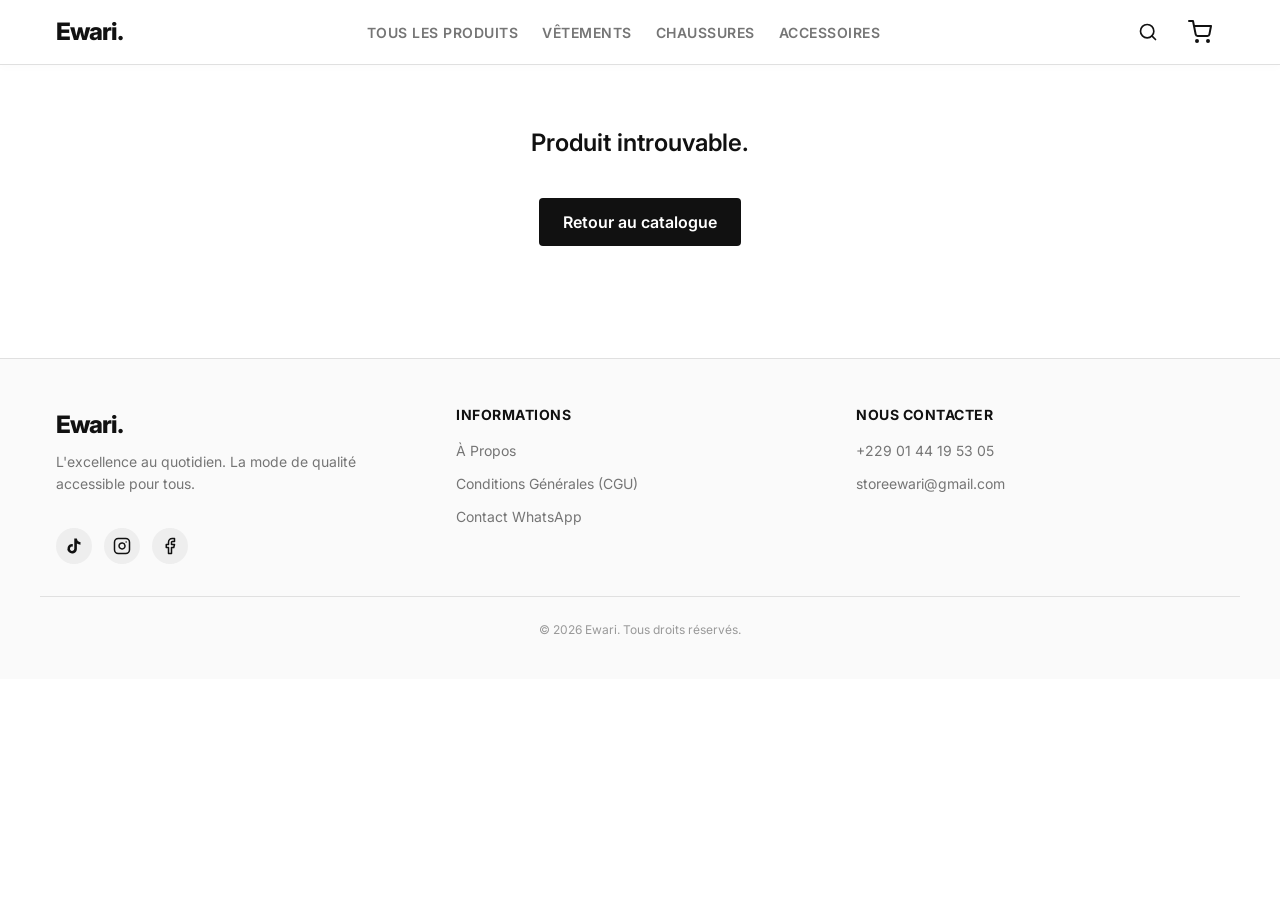
<file: produit.html>
<!DOCTYPE html>
<html lang="fr">
<head>
    <meta charset="UTF-8">
    <meta name="viewport" content="width=device-width, initial-scale=1.0">
    <title>Détails du Produit | Ewari</title>
    <link rel="stylesheet" href="css/variables.css">
    <link rel="stylesheet" href="css/base.css">
    <link rel="stylesheet" href="css/layout.css">
    <link rel="stylesheet" href="css/components.css">
    <style>
        /* ===== LAYOUT 2 COLONNES PC ===== */
        .product-detail-layout {
            display: flex;
            flex-direction: column;
            gap: 32px;
            padding-bottom: 80px; /* espace barre sticky mobile */
        }
        @media (min-width: 900px) {
            .product-detail-layout {
                flex-direction: row;
                align-items: flex-start;
                gap: 56px;
                padding-bottom: 0;
            }
            .product-detail-image { flex: 0 0 46%; position: sticky; top: 80px; }
            .product-detail-info  { flex: 1; }
        }

        /* ===== GALERIE ===== */
        .gallery-main-wrap {
            position: relative;
            background: #f5f5f5;
            border-radius: 12px;
            overflow: hidden;
            aspect-ratio: 1 / 1;
            user-select: none;
        }
        #gallery-main-img {
            width: 100%; height: 100%;
            object-fit: contain;
            padding: 20px;
            display: block;
            transition: opacity 0.2s ease;
        }
        /* Badge produit star */
        .star-badge {
            position: absolute; top: 12px; left: 12px; z-index: 5;
            background: #111; color: #fff;
            font-size: 0.65rem; font-weight: 700; letter-spacing: 1.5px;
            text-transform: uppercase; padding: 5px 10px; border-radius: 4px;
        }
        /* Flèches galerie */
        .gallery-arrow {
            position: absolute; top: 50%; transform: translateY(-50%);
            background: rgba(255,255,255,0.9); border: 1px solid #e0e0e0;
            border-radius: 50%; width: 36px; height: 36px;
            display: flex; align-items: center; justify-content: center;
            cursor: pointer; z-index: 10; box-shadow: 0 2px 8px rgba(0,0,0,0.08);
            transition: all 0.2s;
        }
        .gallery-arrow:hover { background: #fff; box-shadow: 0 4px 12px rgba(0,0,0,0.15); }
        .gallery-arrow.prev { left: 10px; }
        .gallery-arrow.next { right: 10px; }
        .gallery-arrow svg { width: 16px; height: 16px; color: #111; }
        /* Points indicateurs */
        .gallery-dots {
            display: flex; justify-content: center; gap: 6px; margin-top: 10px;
        }
        .gallery-dot {
            width: 7px; height: 7px; border-radius: 50%;
            background: #ddd; cursor: pointer; transition: background 0.2s;
        }
        .gallery-dot.active { background: #111; }
        /* Miniatures */
        .gallery-thumbs {
            display: flex; gap: 8px; margin-top: 10px; flex-wrap: wrap;
        }
        .gallery-thumb {
            width: 68px; height: 68px; object-fit: contain; background: #f5f5f5;
            border-radius: 8px; padding: 4px; border: 2px solid transparent;
            cursor: pointer; transition: border-color 0.2s;
        }
        .gallery-thumb.active { border-color: #111; }
        .gallery-thumb:hover { border-color: #bbb; }

        /* ===== INFOS PRODUIT ===== */
        .prod-brand-label {
            font-size: 0.72rem; font-weight: 700; text-transform: uppercase;
            letter-spacing: 2px; color: #888; margin-bottom: 6px;
        }
        .prod-title {
            font-size: clamp(1.4rem, 3.5vw, 2rem); font-weight: 800;
            letter-spacing: -0.5px; line-height: 1.15; margin-bottom: 12px; color: #111;
        }
        .rating-row { display: flex; align-items: center; gap: 8px; margin-bottom: 18px; }
        .rating-stars { display: flex; gap: 2px; }
        .rating-stars svg { width: 15px; height: 15px; color: #F5A623; }
        .rating-count { font-size: 0.82rem; color: #888; }

        .price-block {
            padding: 16px 0; border-top: 1px solid #ebebeb; border-bottom: 1px solid #ebebeb;
            margin-bottom: 18px;
        }
        .price-value { font-size: 1.9rem; font-weight: 900; color: #111; letter-spacing: -1px; }
        .price-note  { font-size: 0.78rem; color: #999; margin-top: 4px; }

        .stock-row {
            display: flex; align-items: center; gap: 6px; margin-bottom: 18px;
            font-size: 0.86rem; font-weight: 600; color: #2e7d32;
        }
        .stock-dot { width: 8px; height: 8px; border-radius: 50%; background: #2e7d32; }

        /* Tailles */
        .size-section { margin-bottom: 18px; }
        .size-header {
            display: flex; justify-content: space-between; align-items: center;
            margin-bottom: 10px;
        }
        .size-label-text { font-weight: 700; font-size: 0.95rem; color: #111; }
        .size-guide-link { font-size: 0.78rem; color: #888; text-decoration: underline; cursor: pointer; }
        .size-grid { display: flex; flex-wrap: wrap; gap: 8px; }
        .size-btn {
            border: 1.5px solid #ddd; background: #fff; min-width: 50px;
            padding: 9px 12px; text-align: center; font-size: 0.92rem; font-weight: 600;
            border-radius: 6px; cursor: pointer; color: #111; transition: all 0.17s;
        }
        .size-btn:hover { border-color: #111; }
        .size-btn.selected { border-color: #111; background: #111; color: #fff; }
        .size-error-msg {
            display: none; color: #c62828; font-size: 0.82rem;
            font-weight: 600; margin-top: 8px;
        }

        /* Quantité */
        .qty-section { margin-bottom: 20px; }
        .qty-label { font-weight: 700; font-size: 0.95rem; color: #111; display: block; margin-bottom: 10px; }
        .qty-control {
            display: inline-flex; align-items: center;
            border: 1.5px solid #ddd; border-radius: 6px; overflow: hidden;
        }
        .qty-btn {
            background: none; border: none; padding: 9px 18px;
            font-size: 1.3rem; cursor: pointer; color: #111; line-height: 1;
        }
        .qty-btn:hover { background: #f5f5f5; }
        .qty-input {
            width: 38px; text-align: center; font-weight: 700;
            font-size: 1rem; background: transparent; border: none;
        }

        /* Bénéfices rapides — simples et propres, sans cartes */
        .benefits-list {
            list-style: none; padding: 0; margin: 0 0 20px 0;
            display: flex; flex-direction: column; gap: 9px;
        }
        .benefits-list li {
            display: flex; align-items: flex-start; gap: 9px;
            font-size: 0.9rem; color: #444; line-height: 1.5;
            word-spacing: normal; word-break: break-word;
        }
        .benefits-list li svg {
            width: 15px; height: 15px; color: #111;
            flex-shrink: 0; margin-top: 3px;
        }
        /* Fix global espacement mobile */
        .product-detail-info p,
        .product-detail-info li,
        .product-detail-info span {
            word-spacing: normal;
            word-break: break-word;
        }

        /* CTA — visible uniquement sur desktop */
        .cta-desktop {
            display: none;
        }
        @media (min-width: 900px) {
            .cta-desktop {
                display: flex; align-items: center; justify-content: center; gap: 10px;
                width: 100%; padding: 17px 24px;
                background: #111; color: #fff;
                font-size: 1.05rem; font-weight: 800;
                border: none; border-radius: 30px; cursor: pointer;
                margin-bottom: 16px;
                transition: background 0.2s, transform 0.15s;
            }
            .cta-desktop:hover { background: #333; transform: translateY(-1px); box-shadow: 0 6px 18px rgba(0,0,0,0.12); }
            .cta-desktop svg { width: 20px; height: 20px; }
        }

        /* Badges de réassurance premium */
        .reassurance-grid {
            display: grid; grid-template-columns: 1fr 1fr;
            gap: 10px; margin-bottom: 24px;
        }
        .reassurance-card {
            display: flex; align-items: flex-start; gap: 11px;
            padding: 13px; border: 1px solid #e8e8e8;
            border-radius: 10px; background: #fafafa;
        }
        .reassurance-icon {
            width: 36px; height: 36px; flex-shrink: 0;
            background: #111; border-radius: 7px;
            display: flex; align-items: center; justify-content: center;
        }
        .reassurance-icon svg { width: 17px; height: 17px; color: #fff; }
        .reassurance-title { font-size: 0.8rem; font-weight: 700; color: #111; margin-bottom: 2px; }
        .reassurance-desc  { font-size: 0.72rem; color: #888; line-height: 1.35; }

        /* Breadcrumb */
        .breadcrumb { font-size: 0.82rem; color: #999; padding: 10px 0 18px; }
        .breadcrumb a { color: #999; text-decoration: none; }
        .breadcrumb a:hover { color: #111; text-decoration: underline; }

        /* Avis */
        .reviews-section { border-top: 1px solid #ebebeb; padding-top: 24px; margin-top: 8px; }
        .reviews-title { font-size: 1rem; font-weight: 700; margin-bottom: 16px; }
        .review-card { background: #fafafa; border: 1px solid #ebebeb; border-radius: 10px; padding: 14px; margin-bottom: 10px; }
        .review-top { display: flex; justify-content: space-between; margin-bottom: 6px; }
        .review-author { font-weight: 700; font-size: 0.88rem; }
        .review-date { font-size: 0.76rem; color: #aaa; }
        .review-stars { display: flex; gap: 2px; margin-bottom: 6px; }
        .review-stars svg { width: 13px; height: 13px; color: #F5A623; }
        .review-body { font-size: 0.87rem; color: #555; line-height: 1.6; }
        .verified-badge { font-size: 0.72rem; font-weight: 600; color: #2e7d32; margin-top: 6px; display: flex; align-items: center; gap: 4px; }
        .verified-badge svg { width: 11px; height: 11px; }

        /* ===== BARRE STICKY MOBILE (toujours visible sur mobile) ===== */
        .mobile-sticky-bar {
            display: flex;
            position: fixed; bottom: 0; left: 0; width: 100%; z-index: 300;
            background: #fff; border-top: 1px solid #e8e8e8;
            box-shadow: 0 -4px 20px rgba(0,0,0,0.08);
            padding: 10px 16px; gap: 12px; align-items: center;
        }
        .mobile-sticky-info { display: flex; flex-direction: column; }
        .mobile-sticky-label { font-size: 0.72rem; color: #999; }
        .mobile-sticky-price { font-weight: 900; font-size: 1.1rem; color: #111; }
        .mobile-sticky-btn {
            flex: 1; background: #111; color: #fff;
            font-weight: 700; font-size: 0.95rem;
            padding: 14px; border: none; border-radius: 8px; cursor: pointer;
        }
        .mobile-sticky-btn:hover { background: #333; }

        /* Cacher la barre sticky sur desktop */
        @media (min-width: 900px) {
            .mobile-sticky-bar { display: none !important; }
        }
    </style>
</head>
<body>

<header class="header">
    <div class="container header-container">
        <div class="header-left">
            <button class="menu-btn" aria-label="Menu">
                <svg width="24" height="24" viewBox="0 0 24 24" fill="none" stroke="currentColor" stroke-width="2" stroke-linecap="round" stroke-linejoin="round"><line x1="3" y1="12" x2="21" y2="12"></line><line x1="3" y1="6" x2="21" y2="6"></line><line x1="3" y1="18" x2="21" y2="18"></line></svg>
            </button>
            <a href="index.html" class="logo">Ewari.</a>
        </div>
        <nav class="nav">
            <a href="catalogue.html" class="nav-link">Tous les produits</a>
            <a href="catalogue.html?cat=vetements" class="nav-link">Vêtements</a>
            <a href="catalogue.html?cat=chaussures" class="nav-link">Chaussures</a>
            <a href="catalogue.html?cat=accessoires" class="nav-link">Accessoires</a>
        </nav>
        <div class="header-actions">
            <button class="icon-btn" aria-label="Rechercher">
                <svg width="20" height="20" viewBox="0 0 24 24" fill="none" stroke="currentColor" stroke-width="2" stroke-linecap="round" stroke-linejoin="round"><circle cx="11" cy="11" r="8"></circle><line x1="21" y1="21" x2="16.65" y2="16.65"></line></svg>
            </button>
            <a href="panier.html" class="icon-btn" aria-label="Voir le panier">
                <svg width="24" height="24" viewBox="0 0 24 24" fill="none" stroke="currentColor" stroke-width="2" stroke-linecap="round" stroke-linejoin="round"><circle cx="9" cy="21" r="1"></circle><circle cx="20" cy="21" r="1"></circle><path d="M1 1h4l2.68 13.39a2 2 0 0 0 2 1.61h9.72a2 2 0 0 0 2-1.61L23 6H6"></path></svg>
                <span id="cart-count" class="cart-count">0</span>
            </a>
        </div>
    </div>
</header>

<main class="container">
    <div id="product-detail-wrapper">
        <p style="padding: 4rem 0; text-align:center; color:#999;">Chargement...</p>
    </div>
</main>

<!-- BARRE STICKY MOBILE — Un seul bouton, toujours à portée du pouce -->
<div class="mobile-sticky-bar" id="mobile-sticky-bar">
    <div class="mobile-sticky-info">
        <span class="mobile-sticky-label">Total</span>
        <span class="mobile-sticky-price" id="sticky-price">—</span>
    </div>
    <button class="mobile-sticky-btn" id="sticky-add-btn">Ajouter au panier</button>
</div>

<!-- FOOTER -->
<footer class="footer">
    <div class="container footer-grid">
        <div class="footer-col">
            <div class="footer-brand">Ewari.</div>
            <p style="color: var(--color-grey-dark); font-size: var(--text-sm); line-height: 1.6;">L'excellence au quotidien. La mode de qualité accessible pour tous.</p>
            <div class="social-icons">
                <a href="#" aria-label="TikTok"><svg width="18" height="18" viewBox="0 0 24 24" fill="currentColor"><path d="M19.59 6.69a4.83 4.83 0 0 1-3.77-4.25V2h-3.45v13.67a2.89 2.89 0 0 1-5.2 1.74 2.89 2.89 0 0 1 2.31-4.64 2.93 2.93 0 0 1 .88.13V9.4a6.84 6.84 0 0 0-1-.05A6.33 6.33 0 0 0 5 20.1a6.34 6.34 0 0 0 10.86-4.43v-7a8.16 8.16 0 0 0 4.77 1.52v-3.4a4.85 4.85 0 0 1-1-.1z"/></svg></a>
                <a href="#" aria-label="Instagram"><svg width="18" height="18" viewBox="0 0 24 24" fill="none" stroke="currentColor" stroke-width="2" stroke-linecap="round" stroke-linejoin="round"><rect x="2" y="2" width="20" height="20" rx="5" ry="5"></rect><path d="M16 11.37A4 4 0 1 1 12.63 8 4 4 0 0 1 16 11.37z"></path><line x1="17.5" y1="6.5" x2="17.51" y2="6.5"></line></svg></a>
                <a href="#" aria-label="Facebook"><svg width="18" height="18" viewBox="0 0 24 24" fill="none" stroke="currentColor" stroke-width="2" stroke-linecap="round" stroke-linejoin="round"><path d="M18 2h-3a5 5 0 0 0-5 5v3H7v4h3v8h4v-8h3l1-4h-4V7a1 1 0 0 1 1-1h3z"></path></svg></a>
            </div>
        </div>
        <div class="footer-col">
            <h3>Informations</h3>
            <ul class="footer-links">
                <li><a href="#">À Propos</a></li>
                <li><a href="#">Conditions Générales (CGU)</a></li>
                <li><a href="#">Contact WhatsApp</a></li>
            </ul>
        </div>
        <div class="footer-col">
            <h3>Nous Contacter</h3>
            <ul class="footer-contact">
                <li><a href="tel:+2290151693339">+229 01 44 19 53 05</a></li>
                <li><a href="mailto:storeewari@gmail.com">storeewari@gmail.com</a></li>
            </ul>
        </div>
    </div>
    <div class="container" style="text-align:center; border-top:1px solid var(--color-grey-medium); margin-top:var(--space-8); padding-top:var(--space-6);">
        <p style="font-size:var(--text-xs); color:#999;">© 2026 Ewari. Tous droits réservés.</p>
    </div>
</footer>

<script src="js/data.js"></script>
<script src="js/app.js"></script>
<script src="js/product.js"></script>
</body>
</html>
</file>
<file: css/variables.css>
/* Variables globales - Thème Minimaliste N&B / Gris */
:root {
    /* Couleurs principales */
    --color-white: #FFFFFF;
    --color-black: #111111;
    --color-grey-light: #F5F5F5;
    --color-grey-medium: #E0E0E0;
    --color-grey-dark: #757575;
    
    /* Couleurs sémantiques */
    --color-success: #28A745;
    --color-error: #DC3545;
    
    /* Typographie */
    --font-primary: 'Inter', -apple-system, BlinkMacSystemFont, 'Segoe UI', Roboto, Helvetica, Arial, sans-serif;
    
    /* Tailles de texte (Mobile first) */
    --text-xs: 0.75rem;     /* 12px */
    --text-sm: 0.875rem;    /* 14px */
    --text-base: 1rem;      /* 16px */
    --text-lg: 1.125rem;    /* 18px */
    --text-xl: 1.5rem;      /* 24px */
    --text-xxl: 2rem;       /* 32px */
    
    /* Espacements (Système de grille 8px pour la zone du pouce) */
    --space-1: 0.25rem;     /* 4px */
    --space-2: 0.5rem;      /* 8px */
    --space-3: 0.75rem;     /* 12px */
    --space-4: 1rem;        /* 16px */
    --space-6: 1.5rem;      /* 24px */
    --space-8: 2rem;        /* 32px */
    --space-12: 3rem;       /* 48px */
    
    /* Autres propriétés */
    --radius-sm: 4px;
    --radius-md: 8px;
    --shadow-sm: 0 1px 3px rgba(0,0,0,0.12);
    --shadow-md: 0 4px 6px rgba(0,0,0,0.1);
    --transition-speed: 0.2s;
    
    /* Z-index */
    --z-header: 100;
    --z-toast: 200;
    --z-modal: 300;
}
</file>
<file: css/base.css>
/* Import de la police Inter via Google Fonts */
@import url('https://fonts.googleapis.com/css2?family=Inter:wght@300;400;500;600;700&display=swap');

/* CSS Reset de base */
*, *::before, *::after {
    box-sizing: border-box;
    margin: 0;
    padding: 0;
}

html {
    font-size: 16px;
    scroll-behavior: smooth;
}

body {
    font-family: var(--font-primary);
    background-color: var(--color-white);
    color: var(--color-black);
    line-height: 1.5;
    -webkit-font-smoothing: antialiased;
    -moz-osx-font-smoothing: grayscale;
}

/* Typographie globale */
h1, h2, h3, h4, h5, h6 {
    font-weight: 600;
    line-height: 1.2;
    margin-bottom: var(--space-4);
}

p {
    margin-bottom: var(--space-4);
    color: var(--color-grey-dark);
}

a {
    color: inherit;
    text-decoration: none;
    transition: color var(--transition-speed) ease;
}

ul, ol {
    list-style: none;
}

img {
    max-width: 100%;
    height: auto;
    display: block;
    object-fit: cover;
}

button {
    font-family: inherit;
    cursor: pointer;
    border: none;
    background: none;
}

input, textarea, select {
    font-family: inherit;
}

/* Utilitaires globaux */
.container {
    width: 100%;
    max-width: 1200px;
    margin: 0 auto;
    padding: 0 var(--space-4); /* Padding mobile-first par défaut */
}

.sr-only {
    /* Classe pour l'accessibilité : masque visuellement un élément mais le laisse lisible par les lecteurs d'écran */
    position: absolute;
    width: 1px;
    height: 1px;
    padding: 0;
    margin: -1px;
    overflow: hidden;
    clip: rect(0, 0, 0, 0);
    white-space: nowrap;
    border: 0;
}
</file>
<file: css/layout.css>
/* Layout du Panier */
.cart-layout { display: flex; flex-direction: column; gap: var(--space-8); }
.cart-summary { background-color: var(--color-grey-light); padding: var(--space-6); border-radius: var(--radius-md); }
@media (min-width: 992px) {
    .cart-layout { flex-direction: row; align-items: flex-start; }
    #cart-items-container { flex: 2; }
    .cart-summary { flex: 1; position: sticky; top: 100px; }
}

/* Header global */
.header {
    background-color: var(--color-white);
    border-bottom: 1px solid var(--color-grey-medium);
    position: sticky; 
    top: 0;
    z-index: var(--z-header);
    box-shadow: 0 2px 10px rgba(0,0,0,0.02);
}
.header-container { display: flex; justify-content: space-between; align-items: center; height: 64px; }
.header-left { display: flex; align-items: center; gap: var(--space-2); }
.menu-btn { display: flex; align-items: center; justify-content: center; padding: var(--space-2); min-width: 48px; min-height: 48px; color: var(--color-black); }
.logo { font-size: var(--text-xl); font-weight: 800; letter-spacing: -1px; }

.nav { display: none; }
.header-actions { display: flex; align-items: center; gap: 4px; }
.icon-btn { position: relative; padding: var(--space-2); display: flex; align-items: center; justify-content: center; min-width: 48px; min-height: 48px; color: var(--color-black); }
.cart-count { position: absolute; top: 4px; right: 4px; background-color: var(--color-black); color: var(--color-white); font-size: 0.65rem; font-weight: 700; height: 18px; min-width: 18px; border-radius: 9px; display: flex; align-items: center; justify-content: center; padding: 0 4px; }

/* Footer global avec Grille 3 colonnes */
.footer { background-color: #FAFAFA; padding: var(--space-12) 0 var(--space-6) 0; margin-top: var(--space-12); border-top: 1px solid var(--color-grey-medium); }
.footer-grid { display: grid; grid-template-columns: 1fr; gap: var(--space-8); }
.footer-col { display: flex; flex-direction: column; align-items: center; text-align: center; }
@media (min-width: 768px) {
    .footer-grid { grid-template-columns: repeat(3, 1fr); }
    .footer-col { align-items: flex-start; text-align: left; }
}
.footer-col h3 { font-size: var(--text-sm); font-weight: 700; margin-bottom: var(--space-4); text-transform: uppercase; letter-spacing: 0.5px; }
.footer-brand { font-size: var(--text-xl); font-weight: 800; margin-bottom: var(--space-2); letter-spacing: -1px; }
.footer-links, .footer-contact { display: flex; flex-direction: column; gap: var(--space-3); font-size: var(--text-sm); color: var(--color-grey-dark); }
.footer-links a:hover, .footer-contact a:hover { color: var(--color-black); text-decoration: underline; }
.social-icons { display: flex; gap: var(--space-3); margin-top: var(--space-4); }
.social-icons a { color: var(--color-black); display: inline-flex; align-items: center; justify-content: center; width: 36px; height: 36px; border-radius: 50%; background-color: #EEEEEE; transition: background-color 0.2s; }
.social-icons a:hover { background-color: #DDDDDD; }

/* Responsive basique */
@media (min-width: 768px) {
    .menu-btn { display: none; }
    .header-left { gap: 0; }
    .nav { display: flex; gap: var(--space-6); }
    .nav-link { font-weight: 600; color: var(--color-grey-dark); font-size: var(--text-sm); text-transform: uppercase; letter-spacing: 0.5px; }
    .nav-link:hover, .nav-link.active { color: var(--color-black); }
}
</file>
<file: css/components.css>
/* Boutons */
.btn {
    display: inline-flex; align-items: center; justify-content: center;
    padding: var(--space-3) var(--space-6); font-size: var(--text-base);
    font-weight: 600; border-radius: var(--radius-sm);
    transition: all 0.3s cubic-bezier(0.25, 0.8, 0.25, 1);
    text-align: center; min-height: 48px; width: 100%; border: none; cursor: pointer;
}
@media (min-width: 768px) { .btn { width: auto; } }

.btn-primary { background-color: var(--color-black); color: var(--color-white); }
.btn-primary:hover { background-color: #333; transform: translateY(-2px); box-shadow: 0 4px 12px rgba(0,0,0,0.15); }
.btn-outline { background-color: transparent; color: var(--color-black); border: 1px solid var(--color-black); }
.btn-outline:hover { background-color: var(--color-black); color: var(--color-white); }

/* Bouton Disabled (Grisé) */
.btn:disabled, .btn.disabled { opacity: 0.4; cursor: not-allowed; background-color: var(--color-grey-dark) !important; color: var(--color-white) !important; transform: none !important; box-shadow: none !important; }

/* Section Hero */
.hero {
    position: relative; text-align: center; padding: 80px 0; margin-bottom: var(--space-8);
    background-color: var(--color-black); background-image: url('../images/hero_bg.jpg');
    background-size: cover; background-position: center; color: var(--color-white);
}
.hero::before { content: ''; position: absolute; top: 0; left: 0; right: 0; bottom: 0; background: rgba(0, 0, 0, 0.5); z-index: 1; }
.hero .container { position: relative; z-index: 2; }
.hero h1 { font-size: var(--text-xl); margin-bottom: var(--space-4); text-shadow: 0 2px 4px rgba(0,0,0,0.5); }
@media (min-width: 768px) { .hero h1 { font-size: var(--text-xxl); } }
.hero p { font-size: 1rem; font-weight: 400; margin-bottom: var(--space-6); max-width: 500px; margin-left: auto; margin-right: auto; color: #f1f1f1; }
.hero-btn { padding: var(--space-4) var(--space-8) !important; font-size: 1.05rem !important; width: auto !important; background-color: var(--color-white); color: var(--color-black); border-radius: 30px !important; }
.hero-btn:hover { background-color: #f0f0f0; transform: scale(1.02); }

/* Categories */
.categories-section { margin-bottom: var(--space-12); }
.section-title { font-size: var(--text-lg); font-weight: 700; margin-bottom: var(--space-4); text-align: left; letter-spacing: -0.5px;}
.categories-grid { display: grid; grid-template-columns: repeat(3, 1fr); gap: var(--space-4); }
.category-card {
    display: flex; flex-direction: column; align-items: center; justify-content: center;
    background-color: #FAFAFA; padding: var(--space-4) var(--space-2);
    border-radius: var(--radius-md); transition: all 0.3s ease; border: 1px solid var(--color-grey-medium);
}
.category-card:hover { transform: translateY(-3px); box-shadow: 0 4px 12px rgba(0,0,0,0.05); border-color: var(--color-black); }
.category-icon { font-size: 1.8rem; margin-bottom: var(--space-2); }
.category-card h3 { font-size: 0.8rem; font-weight: 600; margin: 0; }

/* Grille de produits - Séparée par ligne verticale */
.products-grid { 
    display: grid; 
    grid-template-columns: repeat(2, 1fr); 
    gap: 0; row-gap: var(--space-8); margin-bottom: var(--space-8); 
}
@media (min-width: 768px) {
    .products-grid { grid-template-columns: repeat(4, 1fr); }
}

/* Carte Produit - Avec ligne de séparation */
.product-card {
    position: relative; display: flex; flex-direction: column;
    padding: 0 var(--space-3) var(--space-4) var(--space-3);
    background-color: var(--color-white);
    border-right: 1px solid var(--color-grey-medium);
}
.products-grid .product-card:nth-child(2n) { border-right: none; }
@media (min-width: 768px) {
    .products-grid .product-card:nth-child(2n) { border-right: 1px solid var(--color-grey-medium); }
    .products-grid .product-card:nth-child(4n) { border-right: none; }
}

.product-image-wrapper {
    position: relative; background-color: var(--color-grey-light); aspect-ratio: 4/5;
    overflow: hidden; margin-bottom: var(--space-3);
}
.product-image { width: 100%; height: 100%; object-fit: cover; transition: transform 0.7s cubic-bezier(0.25, 0.46, 0.45, 0.94); }
.product-card:hover .product-image { transform: scale(1.05); }

.product-info { display: flex; flex-direction: column; }
.product-brand { font-size: 0.65rem; color: var(--color-grey-dark); text-transform: uppercase; letter-spacing: 1px; margin-bottom: 2px; padding: 0; }
.product-title { font-size: 0.95rem; font-weight: 600; margin-bottom: var(--space-1); padding: 0; color: var(--color-black); line-height: 1.3; }
.product-price { font-weight: 700; font-size: 1.05rem; padding: 0; margin-top: auto; }

/* Panier Responsif */
.cart-item { display: flex; gap: var(--space-4); margin-bottom: var(--space-6); padding-bottom: var(--space-6); border-bottom: 1px solid var(--color-grey-medium); }
.cart-item-img { width: 90px; height: 110px; object-fit: cover; border-radius: var(--radius-sm); }
.cart-item-details { flex: 1; display: flex; flex-direction: column; }
.cart-item-header { display: flex; flex-direction: column; margin-bottom: 4px; }
.cart-item-title { font-size: 1rem; font-weight: 600; line-height: 1.2; margin-bottom: 4px; }
.cart-item-price { font-weight: 700; font-size: 1.1rem; }
@media (min-width: 768px) {
    .cart-item-img { width: 120px; height: 150px; }
    .cart-item-header { flex-direction: row; justify-content: space-between; align-items: flex-start; }
}

/* Résumé Panier / Commande */
.summary-row { display: flex; justify-content: space-between; margin-bottom: var(--space-3); font-size: 1rem; color: var(--color-grey-dark); }
.summary-row.total { font-weight: 900; font-size: 1.35rem; color: var(--color-black); border-top: 2px solid var(--color-black); padding-top: var(--space-4); margin-top: var(--space-4); }

/* Fiche Produit - Tailles */
.size-grid { display: flex; flex-wrap: wrap; gap: 8px; margin-bottom: var(--space-2); }
.size-btn { border: 1px solid var(--color-grey-medium); background: var(--color-white); padding: 12px; min-width: 48px; text-align: center; cursor: pointer; transition: all 0.2s; font-size: 0.95rem; font-weight: 600; border-radius: var(--radius-sm); }
.size-btn:hover { border-color: var(--color-black); }
.size-btn.selected { border-color: var(--color-black); background: var(--color-black); color: var(--color-white); }

/* Fiche Produit - Barre Add To Cart Sticky Mobile */
.product-detail-layout { padding-bottom: 90px; } /* Evite que le footer/contenu se cache sous la barre */
.add-to-cart-container {
    position: fixed; bottom: 0; left: 0; width: 100%;
    padding: var(--space-4); background-color: var(--color-white);
    box-shadow: 0 -4px 12px rgba(0,0,0,0.08); z-index: 100; border-top: 1px solid var(--color-grey-light);
}
@media (min-width: 768px) {
    .product-detail-layout { padding-bottom: 0; }
    .add-to-cart-container { position: static; padding: 0; box-shadow: none; border-top: none; margin-top: var(--space-6); }
}

/* Sélecteur de quantité */
.quantity-selector {
    display: inline-flex; align-items: center; border: 1px solid var(--color-grey-medium); border-radius: var(--radius-sm); overflow: hidden;
}
.qty-btn { background: var(--color-white); border: none; padding: 8px 16px; font-size: 1.2rem; cursor: pointer; }
.qty-btn:hover { background-color: var(--color-grey-light); }
.qty-input { width: 40px; text-align: center; border: none; font-size: 1rem; font-weight: 600; background: transparent; }

/* Etoiles Notation */
.stars-container { display: flex; align-items: center; gap: 2px; margin-bottom: var(--space-2); padding: 0; }
.star { color: #FFB800; width: 12px; height: 12px; }
.reviews-count { font-size: 0.7rem; color: var(--color-grey-dark); margin-left: 4px; }

/* Top Snackbar (Vert ou Rouge) */
.toast-container { position: fixed; top: 20px; left: 50%; transform: translateX(-50%); z-index: 1000; display: flex; flex-direction: column; gap: var(--space-2); width: 90%; max-width: 400px; pointer-events: none; }
.toast { background-color: var(--color-black); color: var(--color-white); padding: var(--space-3) var(--space-4); border-radius: var(--radius-md); font-size: var(--text-sm); font-weight: 600; display: flex; align-items: center; justify-content: center; box-shadow: 0 4px 12px rgba(0,0,0, 0.3); animation: slideDown 0.4s cubic-bezier(0.175, 0.885, 0.32, 1.275) forwards; }
@keyframes slideDown { from { opacity: 0; transform: translateY(-30px); } to { opacity: 1; transform: translateY(0); } }

/* Trust Badges */
.trust-badges { display: flex; gap: var(--space-4); margin-top: var(--space-6); padding-top: var(--space-4); border-top: 1px solid var(--color-grey-medium); justify-content: center; }
.trust-badge { display: flex; flex-direction: column; align-items: center; text-align: center; font-size: 0.7rem; color: var(--color-grey-dark); gap: 6px; }
.trust-badge svg { color: var(--color-black); width: 20px; height: 20px; }
</file>
